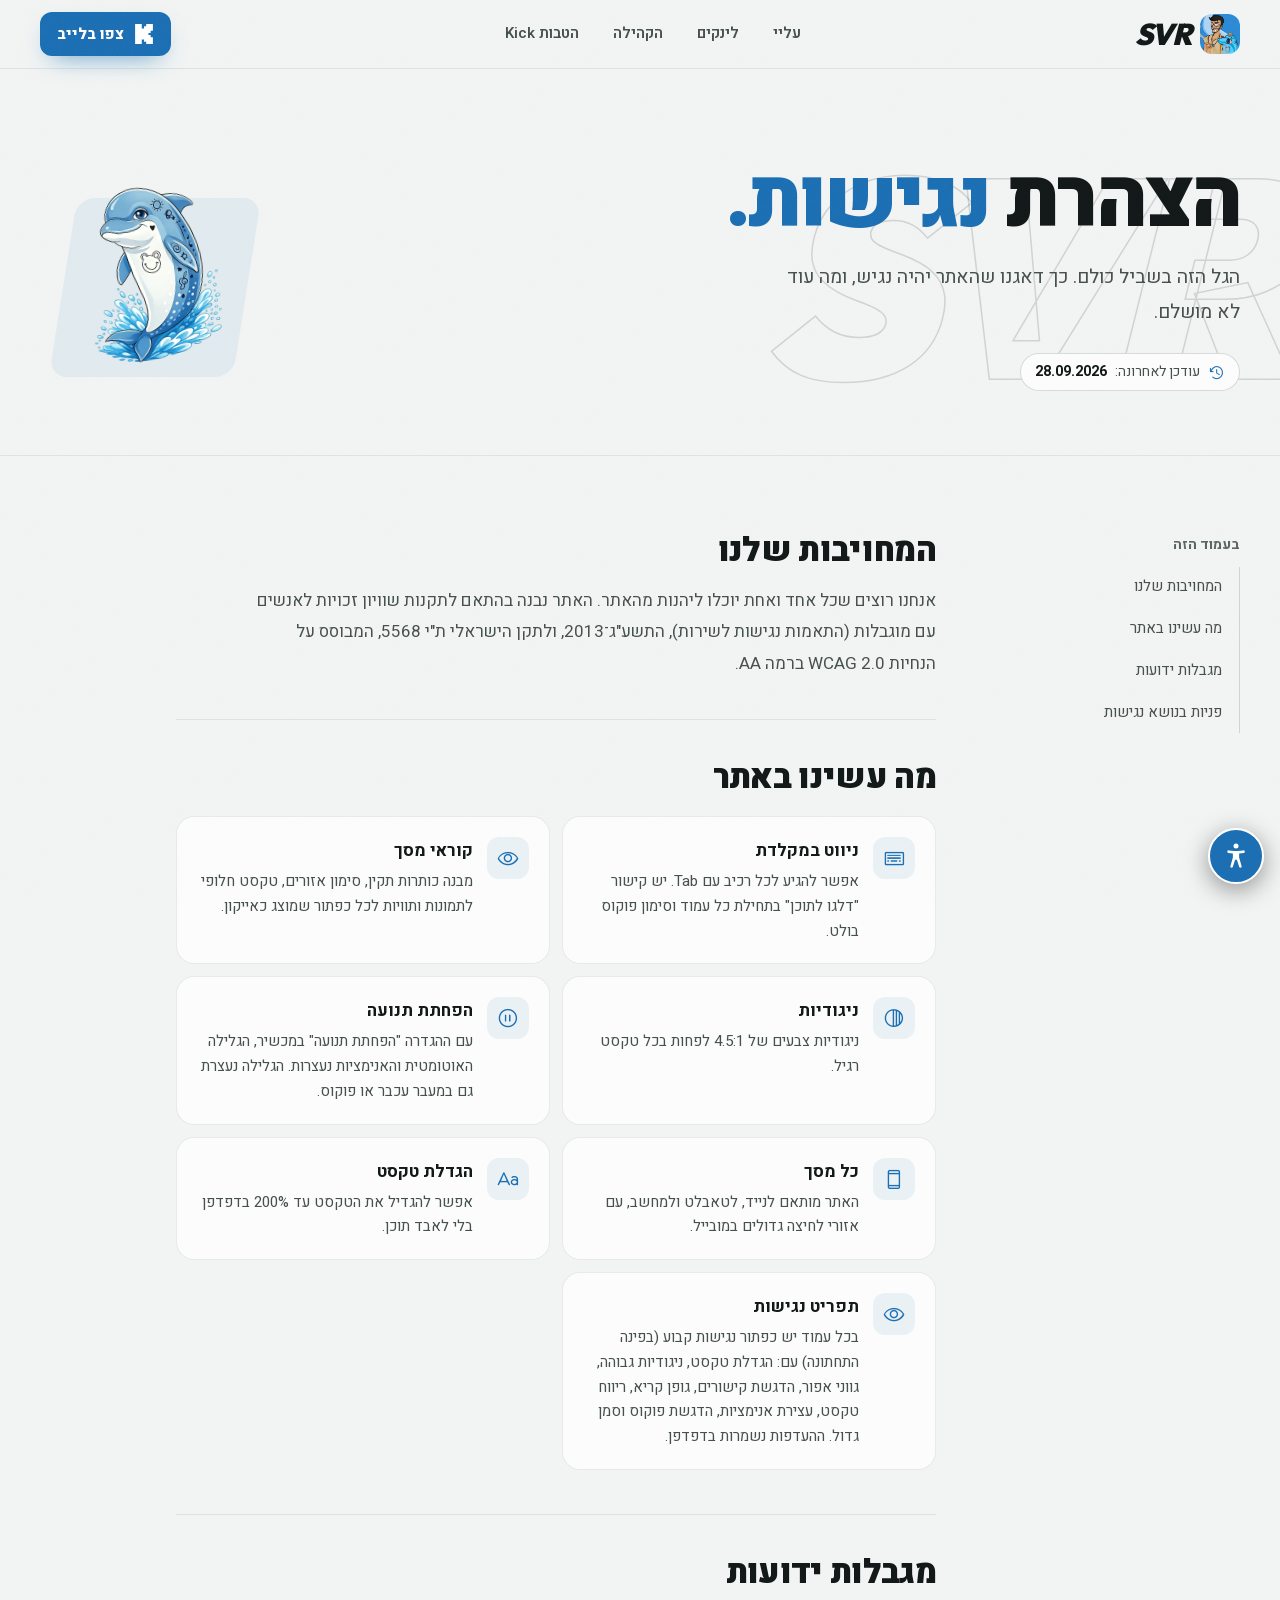
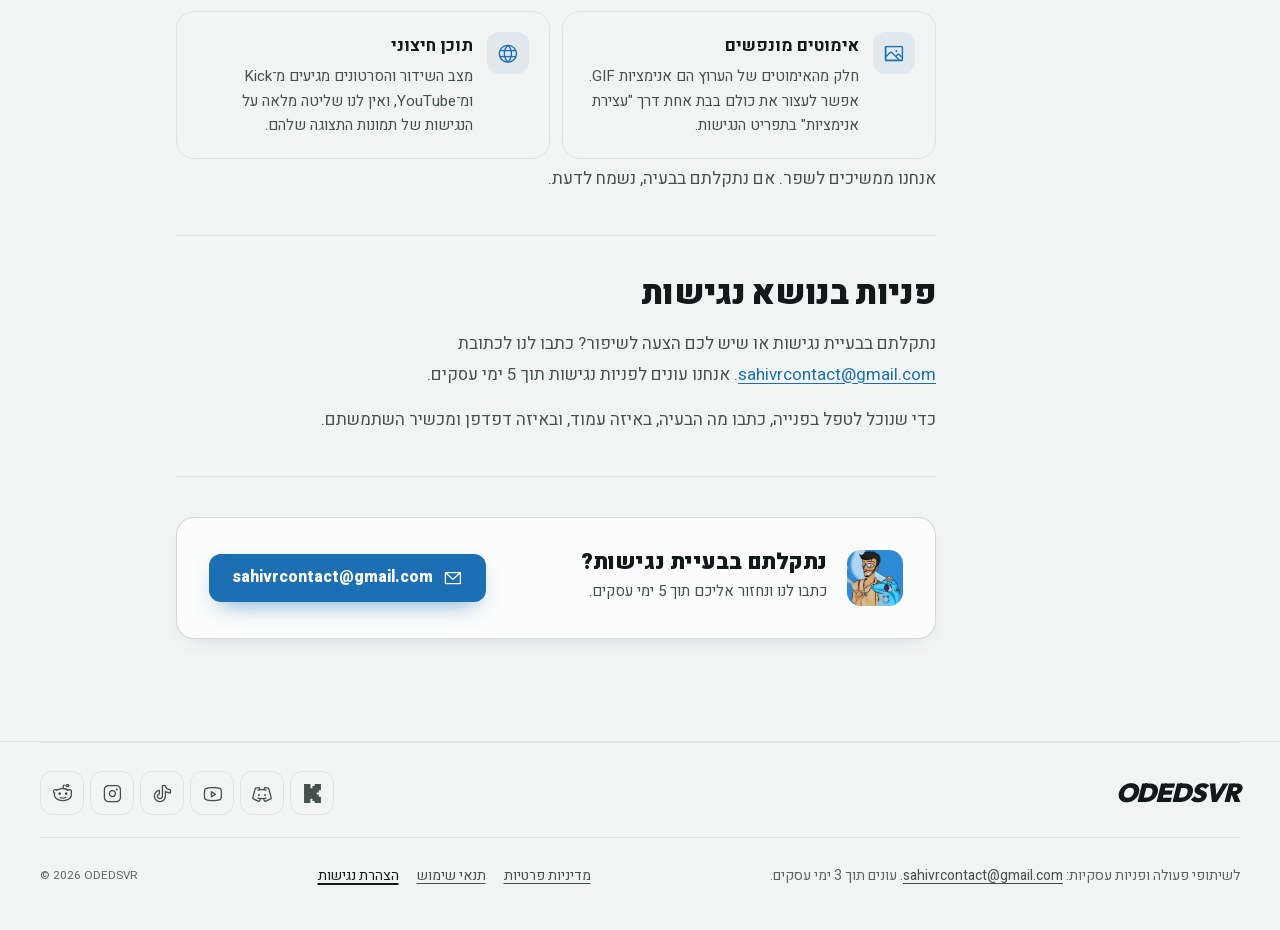
<file: accessibility.html>
<!doctype html>
<html lang="he" dir="rtl">
<head>
<meta charset="utf-8"><meta name="viewport" content="width=device-width,initial-scale=1">
<meta http-equiv="Content-Security-Policy" content="default-src 'self'; script-src 'self'; style-src 'self'; img-src 'self'; font-src 'self'; manifest-src 'self'; base-uri 'self'; form-action 'self'; object-src 'none'; upgrade-insecure-requests">
<meta name="referrer" content="strict-origin-when-cross-origin">
<meta name="theme-color" content="#0d1412" media="(prefers-color-scheme: dark)">
<meta name="theme-color" content="#f2f4f3" media="(prefers-color-scheme: light)">
<meta name="color-scheme" content="dark light">
<meta name="robots" content="index,follow">
<title>הצהרת נגישות | ODEDSVR</title>
<meta name="description" content="הצהרת הנגישות של odedsvr.com ודרכים לפנות אלינו בנושא נגישות.">
<link rel="canonical" href="https://odedsvr.com/accessibility.html">
<meta property="og:type" content="website">
<meta property="og:site_name" content="ODEDSVR">
<meta property="og:locale" content="he_IL">
<meta property="og:title" content="הצהרת נגישות | ODEDSVR">
<meta property="og:description" content="הצהרת הנגישות של odedsvr.com ודרכים לפנות אלינו בנושא נגישות.">
<meta property="og:image" content="https://odedsvr.com/og-image.jpg">
<meta name="twitter:card" content="summary_large_image">
<link rel="icon" href="favicon.ico" sizes="32x32">
<link rel="icon" type="image/png" sizes="32x32" href="favicon-32x32.png">
<link rel="apple-touch-icon" href="apple-touch-icon.png">
<link rel="manifest" href="site.webmanifest">
<link rel="preload" href="assets/fonts/heebo-hebrew.woff2" as="font" type="font/woff2" crossorigin>
<link rel="stylesheet" href="assets/css/style.css">
<link rel="stylesheet" href="assets/css/legal.css">
<link rel="stylesheet" href="assets/css/a11y.css">
<script src="assets/js/pages.js" defer></script>
<script src="assets/js/a11y.js" defer></script>
</head>
<body>
<a class="skip" href="#main-content">דלגו לתוכן</a>
<header class="site-header"><div class="wrap nav-inner"><a class="logo" href="index.html" aria-label="ODEDSVR, דף הבית"><img src="assets/img/logo.png" alt="" width="40" height="40"><b dir="ltr" translate="no">SVR</b></a><nav id="nav" aria-label="ניווט ראשי"><a href="index.html#about">עליי</a><a href="index.html#links">לינקים</a><a href="index.html#community">הקהילה</a><a href="index.html#perks">הטבות Kick</a></nav><div class="nav-actions"><a class="btn btn-primary btn-sm" href="https://kick.com/OdedSVR" target="_blank" rel="noopener noreferrer"><svg class="kick-logo" viewBox="0 0 24 24" aria-hidden="true" focusable="false"><path d="M1.333 0h8v5.333H12V2.667h2.667V0h8v8H20v2.667h-2.667v2.666H20V16h2.667v8h-8v-2.667H12v-2.666H9.333V24h-8Z"/></svg><span>צפו בלייב</span></a><button class="menu-toggle" type="button" aria-label="פתיחת תפריט" aria-expanded="false" aria-controls="nav"><i class="ph ph-list" aria-hidden="true"></i></button></div></div></header>
<main id="main-content">
<section class="page-hero" aria-labelledby="page-title"><div class="wrap page-hero-grid"><span class="outline-word" dir="ltr" aria-hidden="true">SVR</span><div><h1 id="page-title">הצהרת <span class="accent">נגישות.</span></h1><p class="lead">הגל הזה בשביל כולם. כך דאגנו שהאתר יהיה נגיש, ומה עוד לא מושלם.</p><p class="meta-pill"><i class="ph ph-clock-counter-clockwise" aria-hidden="true"></i>עודכן לאחרונה: <time datetime="2026-09-28">28.09.2026</time></p></div><div class="art" aria-hidden="true"><img src="assets/img/dolphin.webp" alt="" width="230" height="230"></div></div></section>
<div class="legal"><div class="wrap legal-grid"><nav class="toc" aria-label="תוכן העמוד"><p>בעמוד הזה</p><ol><li><a href="#commitment">המחויבות שלנו</a></li><li><a href="#done">מה עשינו באתר</a></li><li><a href="#limits">מגבלות ידועות</a></li><li><a href="#contact">פניות בנושא נגישות</a></li></ol></nav><div class="legal-body"><section class="legal-section" id="commitment" aria-labelledby="commitment-h"><h2 id="commitment-h">המחויבות שלנו</h2><p>אנחנו רוצים שכל אחד ואחת יוכלו ליהנות מהאתר. האתר נבנה בהתאם לתקנות שוויון זכויות לאנשים עם מוגבלות (התאמות נגישות לשירות), התשע"ג־2013, ולתקן הישראלי ת"י 5568, המבוסס על הנחיות WCAG 2.0 ברמה AA.</p></section><section class="legal-section" id="done" aria-labelledby="done-h"><h2 id="done-h">מה עשינו באתר</h2><ul class="card-list"><li><i class="ph ph-keyboard" aria-hidden="true"></i><div><b>ניווט במקלדת</b>אפשר להגיע לכל רכיב עם Tab. יש קישור "דלגו לתוכן" בתחילת כל עמוד וסימון פוקוס בולט.</div></li><li><i class="ph ph-eye" aria-hidden="true"></i><div><b>קוראי מסך</b>מבנה כותרות תקין, סימון אזורים, טקסט חלופי לתמונות ותוויות לכל כפתור שמוצג כאייקון.</div></li><li><i class="ph ph-circle-half" aria-hidden="true"></i><div><b>ניגודיות</b>ניגודיות צבעים של 4.5:1 לפחות בכל טקסט רגיל.</div></li><li><i class="ph ph-pause-circle" aria-hidden="true"></i><div><b>הפחתת תנועה</b>עם ההגדרה "הפחתת תנועה" במכשיר, הגלילה האוטומטית והאנימציות נעצרות. הגלילה נעצרת גם במעבר עכבר או פוקוס.</div></li><li><i class="ph ph-device-mobile" aria-hidden="true"></i><div><b>כל מסך</b>האתר מותאם לנייד, לטאבלט ולמחשב, עם אזורי לחיצה גדולים במובייל.</div></li><li><i class="ph ph-text-aa" aria-hidden="true"></i><div><b>הגדלת טקסט</b>אפשר להגדיל את הטקסט עד 200% בדפדפן בלי לאבד תוכן.</div></li><li><i class="ph ph-eye" aria-hidden="true"></i><div><b>תפריט נגישות</b>בכל עמוד יש כפתור נגישות קבוע (בפינה התחתונה) עם: הגדלת טקסט, ניגודיות גבוהה, גווני אפור, הדגשת קישורים, גופן קריא, ריווח טקסט, עצירת אנימציות, הדגשת פוקוס וסמן גדול. ההעדפות נשמרות בדפדפן.</div></li></ul></section><section class="legal-section" id="limits" aria-labelledby="limits-h"><h2 id="limits-h">מגבלות ידועות</h2><ul class="card-list plain"><li><i class="ph ph-image" aria-hidden="true"></i><div><b>אימוטים מונפשים</b>חלק מהאימוטים של הערוץ הם אנימציות GIF. אפשר לעצור את כולם בבת אחת דרך "עצירת אנימציות" בתפריט הנגישות.</div></li><li><i class="ph ph-globe" aria-hidden="true"></i><div><b>תוכן חיצוני</b>מצב השידור והסרטונים מגיעים מ־Kick ומ־YouTube, ואין לנו שליטה מלאה על הנגישות של תמונות התצוגה שלהם.</div></li></ul><p>אנחנו ממשיכים לשפר. אם נתקלתם בבעיה, נשמח לדעת.</p></section><section class="legal-section" id="contact" aria-labelledby="contact-h"><h2 id="contact-h">פניות בנושא נגישות</h2><p>נתקלתם בבעיית נגישות או שיש לכם הצעה לשיפור? כתבו לנו לכתובת <a href="mailto:sahivrcontact@gmail.com" dir="ltr">sahivrcontact@gmail.com</a>. אנחנו עונים לפניות נגישות תוך 5 ימי עסקים.</p><p>כדי שנוכל לטפל בפנייה, כתבו מה הבעיה, באיזה עמוד, ובאיזה דפדפן ומכשיר השתמשתם.</p></section>
<aside class="contact-card" aria-label="יצירת קשר"><img src="assets/img/logo.png" alt="" width="56" height="56"><div><h2>נתקלתם בבעיית נגישות?</h2><p>כתבו לנו ונחזור אליכם תוך 5 ימי עסקים.</p></div><a class="btn btn-primary" href="mailto:sahivrcontact@gmail.com"><i class="ph ph-envelope-simple" aria-hidden="true"></i><span dir="ltr">sahivrcontact@gmail.com</span></a></aside>
</div></div></div>
</main>
<footer class="site-footer"><div class="wrap footer-bottom">
<div class="footer-row"><a class="footer-brand" href="index.html" dir="ltr" translate="no">ODEDSVR</a><nav class="footer-social" aria-label="רשתות חברתיות"><a href="https://kick.com/OdedSVR" target="_blank" rel="noopener noreferrer" aria-label="Kick"><svg class="kick-logo" viewBox="0 0 24 24" aria-hidden="true" focusable="false"><path d="M1.333 0h8v5.333H12V2.667h2.667V0h8v8H20v2.667h-2.667v2.666H20V16h2.667v8h-8v-2.667H12v-2.666H9.333V24h-8Z"/></svg></a><a href="https://discord.com/invite/osvr" target="_blank" rel="noopener noreferrer" aria-label="Discord"><i class="ph ph-discord-logo" aria-hidden="true"></i></a><a href="https://www.youtube.com/@OdedSVRLive" target="_blank" rel="noopener noreferrer" aria-label="YouTube"><i class="ph ph-youtube-logo" aria-hidden="true"></i></a><a href="https://www.tiktok.com/@odedsvrlive" target="_blank" rel="noopener noreferrer" aria-label="TikTok"><i class="ph ph-tiktok-logo" aria-hidden="true"></i></a><a href="https://www.instagram.com/odedsvr/" target="_blank" rel="noopener noreferrer" aria-label="Instagram"><i class="ph ph-instagram-logo" aria-hidden="true"></i></a><a href="https://www.reddit.com/r/OdedSVRR/" target="_blank" rel="noopener noreferrer" aria-label="Reddit"><i class="ph ph-reddit-logo" aria-hidden="true"></i></a></nav></div>
<div class="footer-legal"><p>לשיתופי פעולה ופניות עסקיות: <a href="mailto:sahivrcontact@gmail.com" dir="ltr">sahivrcontact@gmail.com</a>. עונים תוך 3 ימי עסקים.</p><nav aria-label="מידע משפטי"><a href="privacy.html">מדיניות פרטיות</a><a href="terms.html">תנאי שימוש</a><a href="accessibility.html" aria-current="page">הצהרת נגישות</a></nav><small dir="ltr">© 2026 ODEDSVR</small></div>
</div></footer>
</body>
</html>
</file>
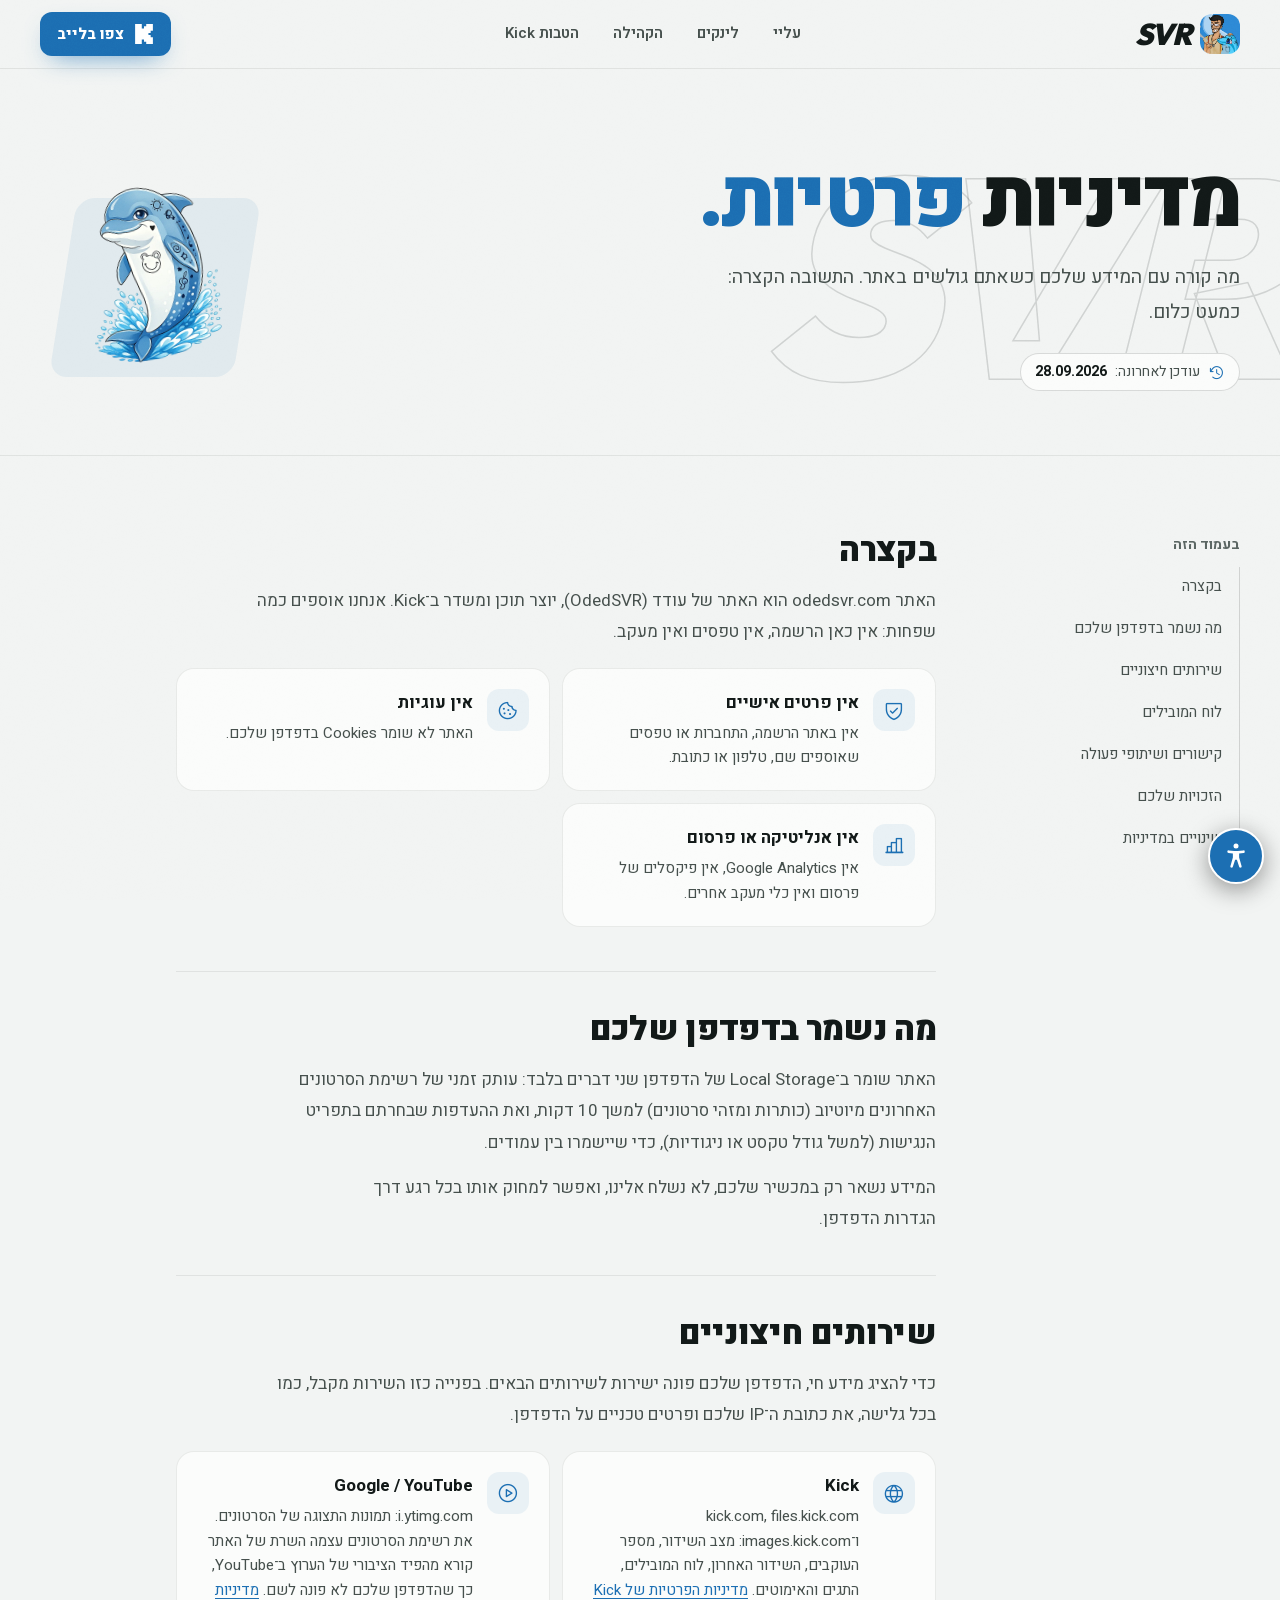
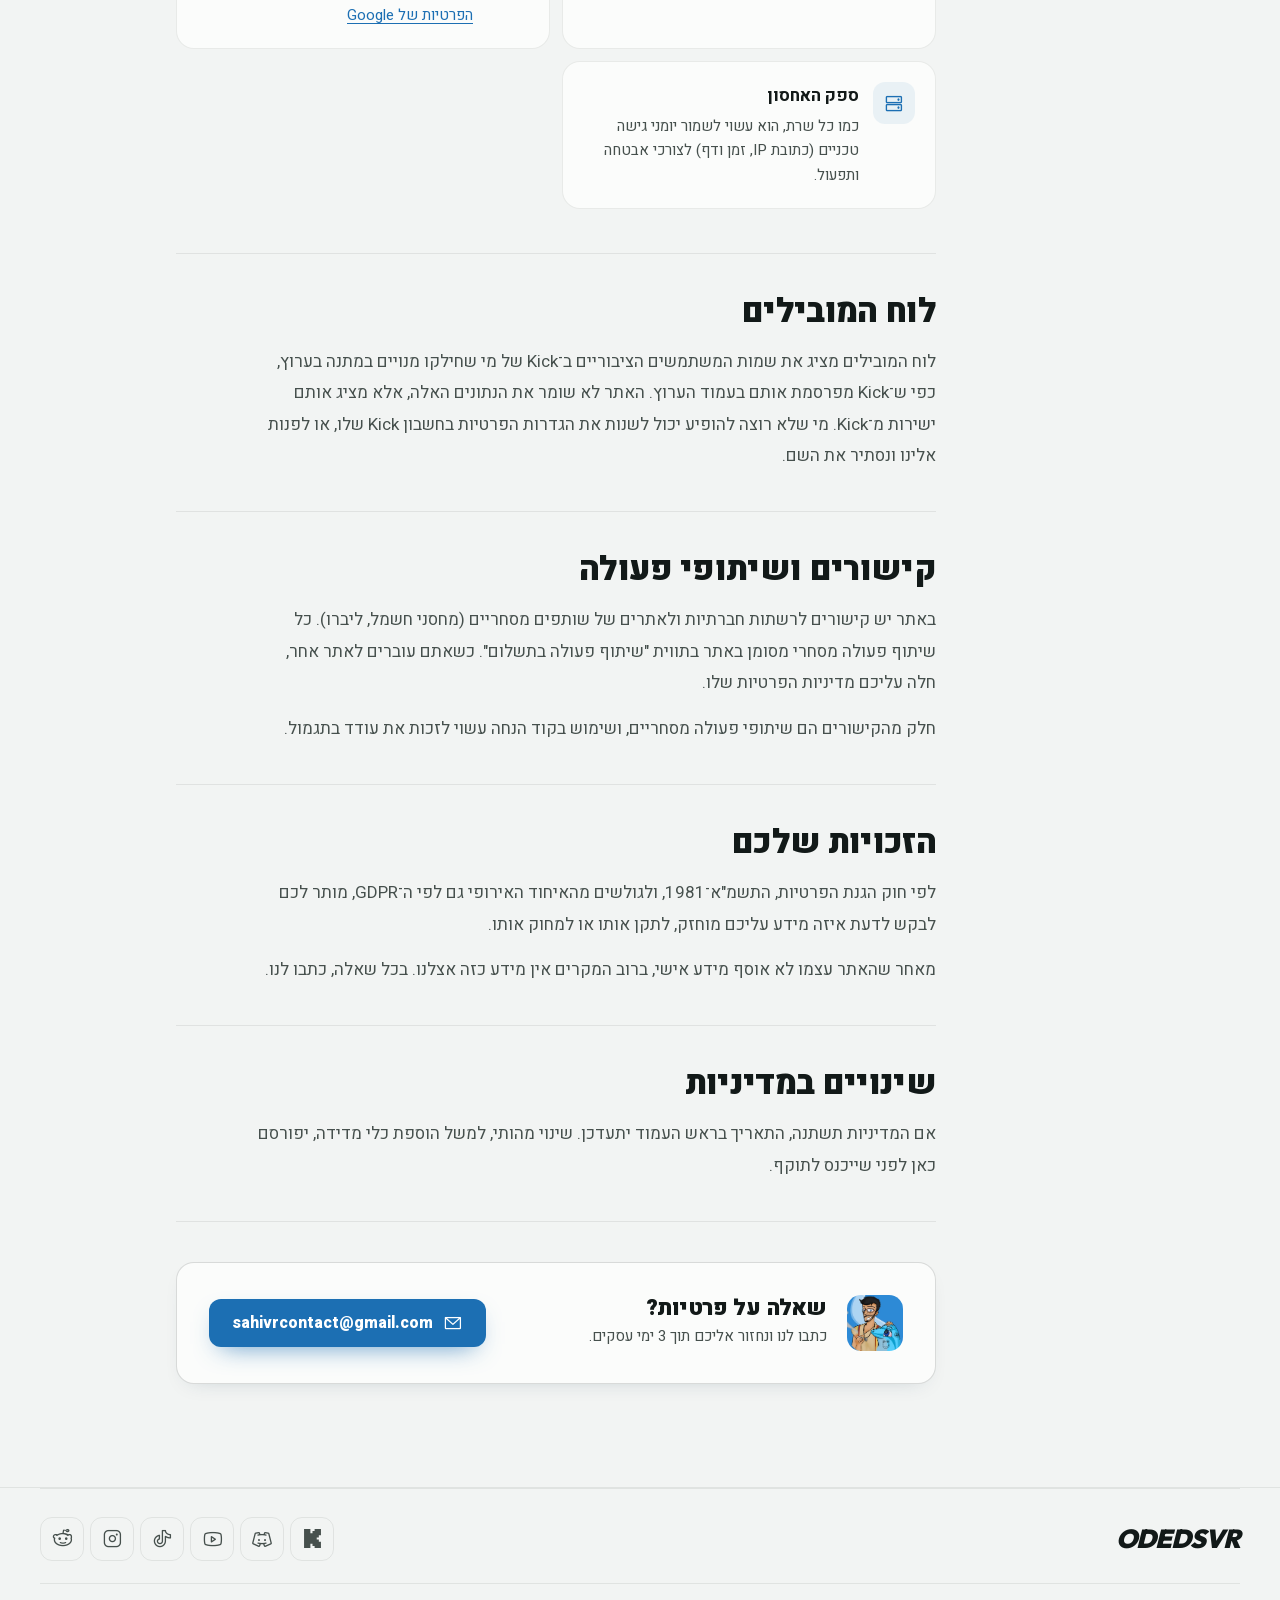
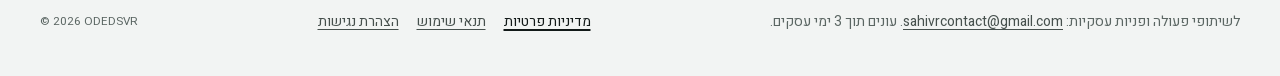
<file: privacy.html>
<!doctype html>
<html lang="he" dir="rtl">
<head>
<meta charset="utf-8"><meta name="viewport" content="width=device-width,initial-scale=1">
<meta http-equiv="Content-Security-Policy" content="default-src 'self'; script-src 'self'; style-src 'self'; img-src 'self'; font-src 'self'; manifest-src 'self'; base-uri 'self'; form-action 'self'; object-src 'none'; upgrade-insecure-requests">
<meta name="referrer" content="strict-origin-when-cross-origin">
<meta name="theme-color" content="#0d1412" media="(prefers-color-scheme: dark)">
<meta name="theme-color" content="#f2f4f3" media="(prefers-color-scheme: light)">
<meta name="color-scheme" content="dark light">
<meta name="robots" content="index,follow">
<title>מדיניות פרטיות | ODEDSVR</title>
<meta name="description" content="מדיניות הפרטיות של odedsvr.com: אין עוגיות, אין אנליטיקה, ומה נשלח ל־Kick ול־YouTube.">
<link rel="canonical" href="https://odedsvr.com/privacy.html">
<meta property="og:type" content="website">
<meta property="og:site_name" content="ODEDSVR">
<meta property="og:locale" content="he_IL">
<meta property="og:title" content="מדיניות פרטיות | ODEDSVR">
<meta property="og:description" content="מדיניות הפרטיות של odedsvr.com: אין עוגיות, אין אנליטיקה, ומה נשלח ל־Kick ול־YouTube.">
<meta property="og:image" content="https://odedsvr.com/og-image.jpg">
<meta name="twitter:card" content="summary_large_image">
<link rel="icon" href="favicon.ico" sizes="32x32">
<link rel="icon" type="image/png" sizes="32x32" href="favicon-32x32.png">
<link rel="apple-touch-icon" href="apple-touch-icon.png">
<link rel="manifest" href="site.webmanifest">
<link rel="preload" href="assets/fonts/heebo-hebrew.woff2" as="font" type="font/woff2" crossorigin>
<link rel="stylesheet" href="assets/css/style.css">
<link rel="stylesheet" href="assets/css/legal.css">
<link rel="stylesheet" href="assets/css/a11y.css">
<script src="assets/js/pages.js" defer></script>
<script src="assets/js/a11y.js" defer></script>
</head>
<body>
<a class="skip" href="#main-content">דלגו לתוכן</a>
<header class="site-header"><div class="wrap nav-inner"><a class="logo" href="index.html" aria-label="ODEDSVR, דף הבית"><img src="assets/img/logo.png" alt="" width="40" height="40"><b dir="ltr" translate="no">SVR</b></a><nav id="nav" aria-label="ניווט ראשי"><a href="index.html#about">עליי</a><a href="index.html#links">לינקים</a><a href="index.html#community">הקהילה</a><a href="index.html#perks">הטבות Kick</a></nav><div class="nav-actions"><a class="btn btn-primary btn-sm" href="https://kick.com/OdedSVR" target="_blank" rel="noopener noreferrer"><svg class="kick-logo" viewBox="0 0 24 24" aria-hidden="true" focusable="false"><path d="M1.333 0h8v5.333H12V2.667h2.667V0h8v8H20v2.667h-2.667v2.666H20V16h2.667v8h-8v-2.667H12v-2.666H9.333V24h-8Z"/></svg><span>צפו בלייב</span></a><button class="menu-toggle" type="button" aria-label="פתיחת תפריט" aria-expanded="false" aria-controls="nav"><i class="ph ph-list" aria-hidden="true"></i></button></div></div></header>
<main id="main-content">
<section class="page-hero" aria-labelledby="page-title"><div class="wrap page-hero-grid"><span class="outline-word" dir="ltr" aria-hidden="true">SVR</span><div><h1 id="page-title">מדיניות <span class="accent">פרטיות.</span></h1><p class="lead">מה קורה עם המידע שלכם כשאתם גולשים באתר. התשובה הקצרה: כמעט כלום.</p><p class="meta-pill"><i class="ph ph-clock-counter-clockwise" aria-hidden="true"></i>עודכן לאחרונה: <time datetime="2026-09-28">28.09.2026</time></p></div><div class="art" aria-hidden="true"><img src="assets/img/dolphin.webp" alt="" width="230" height="230"></div></div></section>
<div class="legal"><div class="wrap legal-grid"><nav class="toc" aria-label="תוכן העמוד"><p>בעמוד הזה</p><ol><li><a href="#summary">בקצרה</a></li><li><a href="#storage">מה נשמר בדפדפן שלכם</a></li><li><a href="#third-parties">שירותים חיצוניים</a></li><li><a href="#leaderboard">לוח המובילים</a></li><li><a href="#partners">קישורים ושיתופי פעולה</a></li><li><a href="#rights">הזכויות שלכם</a></li><li><a href="#changes">שינויים במדיניות</a></li></ol></nav><div class="legal-body"><section class="legal-section" id="summary" aria-labelledby="summary-h"><h2 id="summary-h">בקצרה</h2><p>האתר odedsvr.com הוא האתר של עודד (OdedSVR), יוצר תוכן ומשדר ב־Kick. אנחנו אוספים כמה שפחות: אין כאן הרשמה, אין טפסים ואין מעקב.</p><ul class="card-list"><li><i class="ph ph-shield-check" aria-hidden="true"></i><div><b>אין פרטים אישיים</b>אין באתר הרשמה, התחברות או טפסים שאוספים שם, טלפון או כתובת.</div></li><li><i class="ph ph-cookie" aria-hidden="true"></i><div><b>אין עוגיות</b>האתר לא שומר Cookies בדפדפן שלכם.</div></li><li><i class="ph ph-chart-bar" aria-hidden="true"></i><div><b>אין אנליטיקה או פרסום</b>אין Google Analytics, אין פיקסלים של פרסום ואין כלי מעקב אחרים.</div></li></ul></section><section class="legal-section" id="storage" aria-labelledby="storage-h"><h2 id="storage-h">מה נשמר בדפדפן שלכם</h2><p>האתר שומר ב־Local Storage של הדפדפן שני דברים בלבד: עותק זמני של רשימת הסרטונים האחרונים מיוטיוב (כותרות ומזהי סרטונים) למשך 10 דקות, ואת ההעדפות שבחרתם בתפריט הנגישות (למשל גודל טקסט או ניגודיות), כדי שיישמרו בין עמודים.</p><p>המידע נשאר רק במכשיר שלכם, לא נשלח אלינו, ואפשר למחוק אותו בכל רגע דרך הגדרות הדפדפן.</p></section><section class="legal-section" id="third-parties" aria-labelledby="third-parties-h"><h2 id="third-parties-h">שירותים חיצוניים</h2><p>כדי להציג מידע חי, הדפדפן שלכם פונה ישירות לשירותים הבאים. בפנייה כזו השירות מקבל, כמו בכל גלישה, את כתובת ה־IP שלכם ופרטים טכניים על הדפדפן.</p><ul class="card-list"><li><i class="ph ph-globe" aria-hidden="true"></i><div><b>Kick</b>kick.com, files.kick.com ו־images.kick.com: מצב השידור, מספר העוקבים, השידור האחרון, לוח המובילים, התגים והאימוטים. <a href="https://kick.com/privacy-policy" target="_blank" rel="noopener noreferrer">מדיניות הפרטיות של Kick</a></div></li><li><i class="ph ph-play-circle" aria-hidden="true"></i><div><b>Google / YouTube</b>i.ytimg.com: תמונות התצוגה של הסרטונים. את רשימת הסרטונים עצמה השרת של האתר קורא מהפיד הציבורי של הערוץ ב־YouTube, כך שהדפדפן שלכם לא פונה לשם. <a href="https://policies.google.com/privacy" target="_blank" rel="noopener noreferrer">מדיניות הפרטיות של Google</a></div></li><li><i class="ph ph-hard-drives" aria-hidden="true"></i><div><b>ספק האחסון</b>כמו כל שרת, הוא עשוי לשמור יומני גישה טכניים (כתובת IP, זמן ודף) לצורכי אבטחה ותפעול.</div></li></ul></section><section class="legal-section" id="leaderboard" aria-labelledby="leaderboard-h"><h2 id="leaderboard-h">לוח המובילים</h2><p>לוח המובילים מציג את שמות המשתמשים הציבוריים ב־Kick של מי שחילקו מנויים במתנה בערוץ, כפי ש־Kick מפרסמת אותם בעמוד הערוץ. האתר לא שומר את הנתונים האלה, אלא מציג אותם ישירות מ־Kick. מי שלא רוצה להופיע יכול לשנות את הגדרות הפרטיות בחשבון Kick שלו, או לפנות אלינו ונסתיר את השם.</p></section><section class="legal-section" id="partners" aria-labelledby="partners-h"><h2 id="partners-h">קישורים ושיתופי פעולה</h2><p>באתר יש קישורים לרשתות חברתיות ולאתרים של שותפים מסחריים (מחסני חשמל, ליברו). כל שיתוף פעולה מסחרי מסומן באתר בתווית "שיתוף פעולה בתשלום". כשאתם עוברים לאתר אחר, חלה עליכם מדיניות הפרטיות שלו.</p><p>חלק מהקישורים הם שיתופי פעולה מסחריים, ושימוש בקוד הנחה עשוי לזכות את עודד בתגמול.</p></section><section class="legal-section" id="rights" aria-labelledby="rights-h"><h2 id="rights-h">הזכויות שלכם</h2><p>לפי חוק הגנת הפרטיות, התשמ"א־1981, ולגולשים מהאיחוד האירופי גם לפי ה־GDPR, מותר לכם לבקש לדעת איזה מידע עליכם מוחזק, לתקן אותו או למחוק אותו.</p><p>מאחר שהאתר עצמו לא אוסף מידע אישי, ברוב המקרים אין מידע כזה אצלנו. בכל שאלה, כתבו לנו.</p></section><section class="legal-section" id="changes" aria-labelledby="changes-h"><h2 id="changes-h">שינויים במדיניות</h2><p>אם המדיניות תשתנה, התאריך בראש העמוד יתעדכן. שינוי מהותי, למשל הוספת כלי מדידה, יפורסם כאן לפני שייכנס לתוקף.</p></section>
<aside class="contact-card" aria-label="יצירת קשר"><img src="assets/img/logo.png" alt="" width="56" height="56"><div><h2>שאלה על פרטיות?</h2><p>כתבו לנו ונחזור אליכם תוך 3 ימי עסקים.</p></div><a class="btn btn-primary" href="mailto:sahivrcontact@gmail.com"><i class="ph ph-envelope-simple" aria-hidden="true"></i><span dir="ltr">sahivrcontact@gmail.com</span></a></aside>
</div></div></div>
</main>
<footer class="site-footer"><div class="wrap footer-bottom">
<div class="footer-row"><a class="footer-brand" href="index.html" dir="ltr" translate="no">ODEDSVR</a><nav class="footer-social" aria-label="רשתות חברתיות"><a href="https://kick.com/OdedSVR" target="_blank" rel="noopener noreferrer" aria-label="Kick"><svg class="kick-logo" viewBox="0 0 24 24" aria-hidden="true" focusable="false"><path d="M1.333 0h8v5.333H12V2.667h2.667V0h8v8H20v2.667h-2.667v2.666H20V16h2.667v8h-8v-2.667H12v-2.666H9.333V24h-8Z"/></svg></a><a href="https://discord.com/invite/osvr" target="_blank" rel="noopener noreferrer" aria-label="Discord"><i class="ph ph-discord-logo" aria-hidden="true"></i></a><a href="https://www.youtube.com/@OdedSVRLive" target="_blank" rel="noopener noreferrer" aria-label="YouTube"><i class="ph ph-youtube-logo" aria-hidden="true"></i></a><a href="https://www.tiktok.com/@odedsvrlive" target="_blank" rel="noopener noreferrer" aria-label="TikTok"><i class="ph ph-tiktok-logo" aria-hidden="true"></i></a><a href="https://www.instagram.com/odedsvr/" target="_blank" rel="noopener noreferrer" aria-label="Instagram"><i class="ph ph-instagram-logo" aria-hidden="true"></i></a><a href="https://www.reddit.com/r/OdedSVRR/" target="_blank" rel="noopener noreferrer" aria-label="Reddit"><i class="ph ph-reddit-logo" aria-hidden="true"></i></a></nav></div>
<div class="footer-legal"><p>לשיתופי פעולה ופניות עסקיות: <a href="mailto:sahivrcontact@gmail.com" dir="ltr">sahivrcontact@gmail.com</a>. עונים תוך 3 ימי עסקים.</p><nav aria-label="מידע משפטי"><a href="privacy.html" aria-current="page">מדיניות פרטיות</a><a href="terms.html">תנאי שימוש</a><a href="accessibility.html">הצהרת נגישות</a></nav><small dir="ltr">© 2026 ODEDSVR</small></div>
</div></footer>
</body>
</html>
</file>
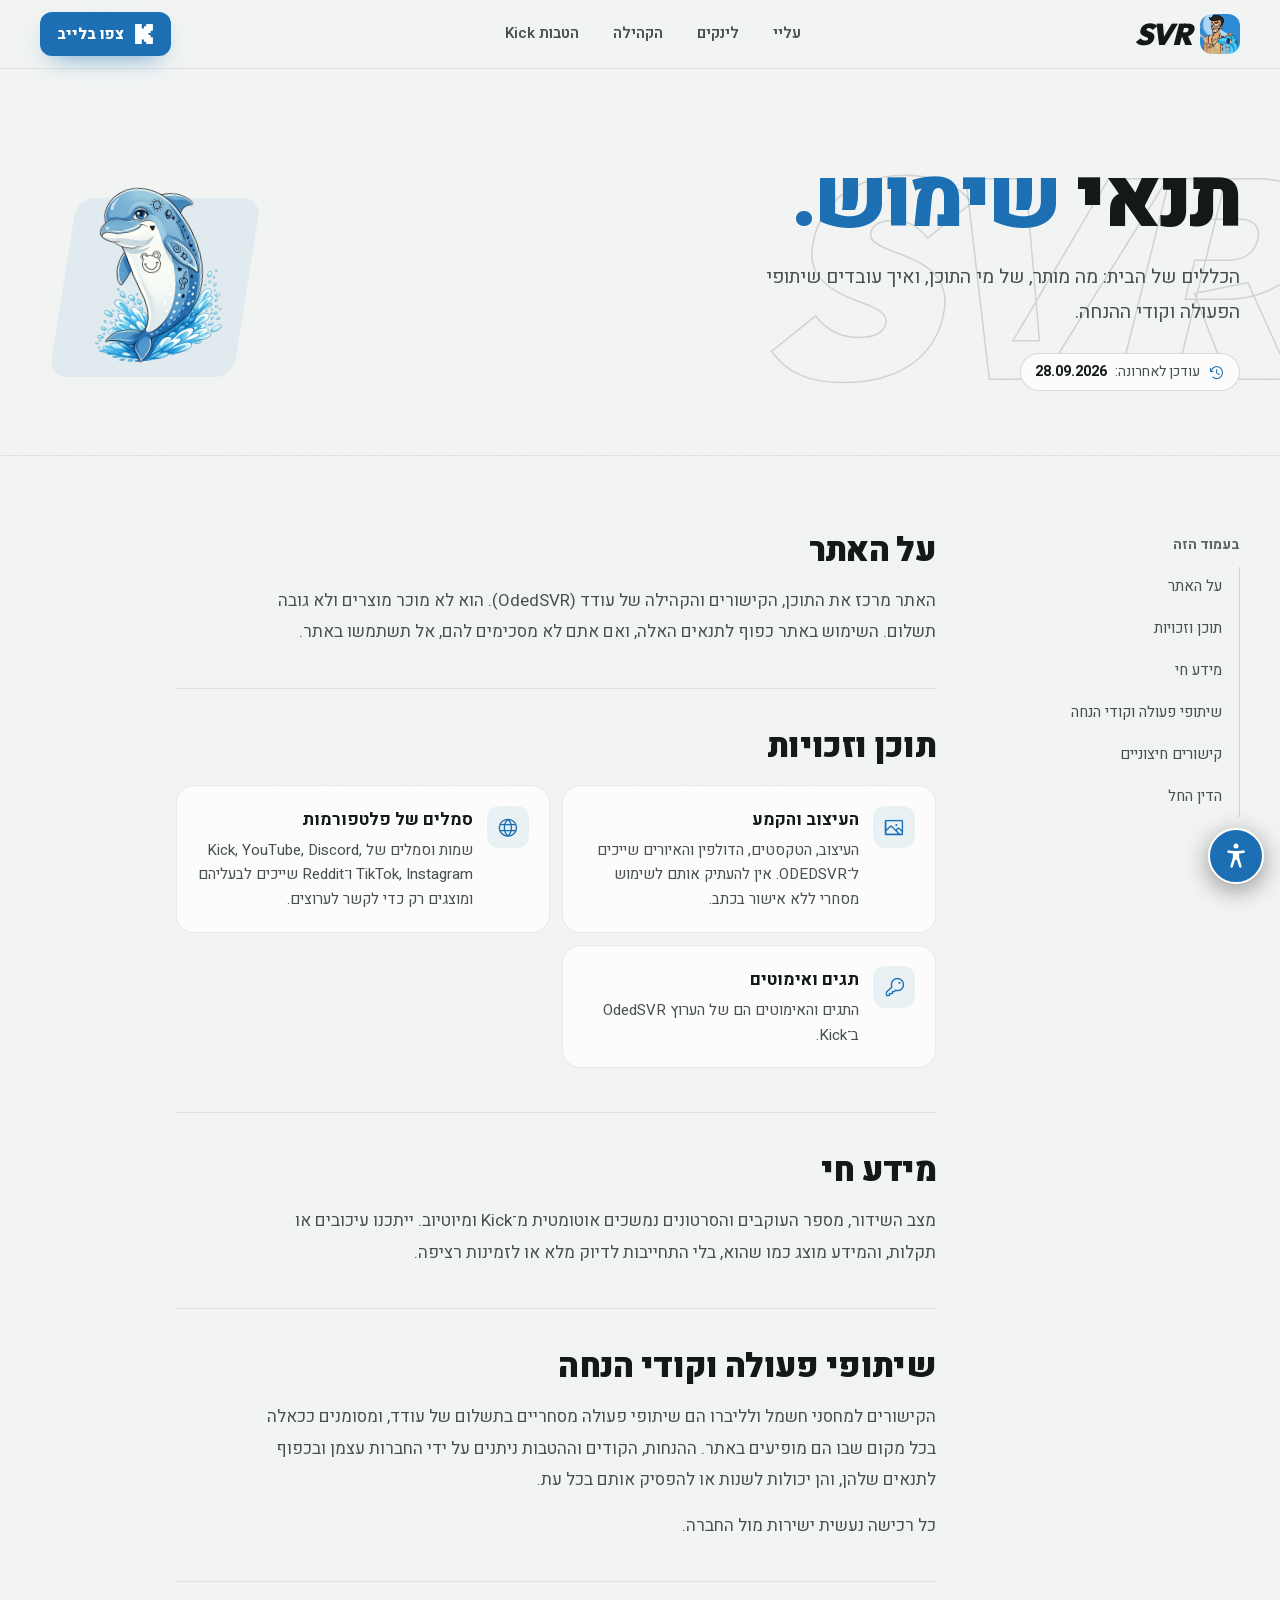
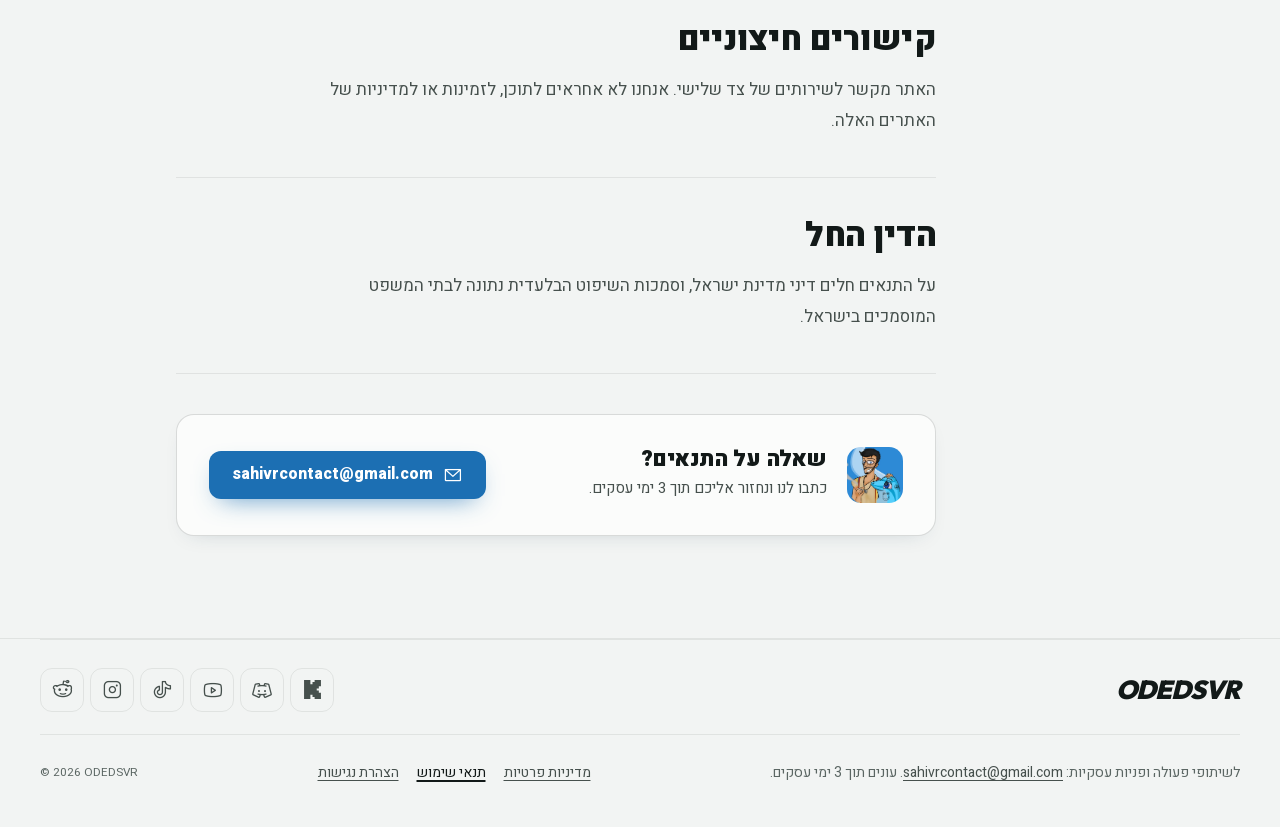
<file: terms.html>
<!doctype html>
<html lang="he" dir="rtl">
<head>
<meta charset="utf-8"><meta name="viewport" content="width=device-width,initial-scale=1">
<meta http-equiv="Content-Security-Policy" content="default-src 'self'; script-src 'self'; style-src 'self'; img-src 'self'; font-src 'self'; manifest-src 'self'; base-uri 'self'; form-action 'self'; object-src 'none'; upgrade-insecure-requests">
<meta name="referrer" content="strict-origin-when-cross-origin">
<meta name="theme-color" content="#0d1412" media="(prefers-color-scheme: dark)">
<meta name="theme-color" content="#f2f4f3" media="(prefers-color-scheme: light)">
<meta name="color-scheme" content="dark light">
<meta name="robots" content="index,follow">
<title>תנאי שימוש | ODEDSVR</title>
<meta name="description" content="תנאי השימוש באתר odedsvr.com, כולל שיתופי פעולה וקודי הנחה.">
<link rel="canonical" href="https://odedsvr.com/terms.html">
<meta property="og:type" content="website">
<meta property="og:site_name" content="ODEDSVR">
<meta property="og:locale" content="he_IL">
<meta property="og:title" content="תנאי שימוש | ODEDSVR">
<meta property="og:description" content="תנאי השימוש באתר odedsvr.com, כולל שיתופי פעולה וקודי הנחה.">
<meta property="og:image" content="https://odedsvr.com/og-image.jpg">
<meta name="twitter:card" content="summary_large_image">
<link rel="icon" href="favicon.ico" sizes="32x32">
<link rel="icon" type="image/png" sizes="32x32" href="favicon-32x32.png">
<link rel="apple-touch-icon" href="apple-touch-icon.png">
<link rel="manifest" href="site.webmanifest">
<link rel="preload" href="assets/fonts/heebo-hebrew.woff2" as="font" type="font/woff2" crossorigin>
<link rel="stylesheet" href="assets/css/style.css">
<link rel="stylesheet" href="assets/css/legal.css">
<link rel="stylesheet" href="assets/css/a11y.css">
<script src="assets/js/pages.js" defer></script>
<script src="assets/js/a11y.js" defer></script>
</head>
<body>
<a class="skip" href="#main-content">דלגו לתוכן</a>
<header class="site-header"><div class="wrap nav-inner"><a class="logo" href="index.html" aria-label="ODEDSVR, דף הבית"><img src="assets/img/logo.png" alt="" width="40" height="40"><b dir="ltr" translate="no">SVR</b></a><nav id="nav" aria-label="ניווט ראשי"><a href="index.html#about">עליי</a><a href="index.html#links">לינקים</a><a href="index.html#community">הקהילה</a><a href="index.html#perks">הטבות Kick</a></nav><div class="nav-actions"><a class="btn btn-primary btn-sm" href="https://kick.com/OdedSVR" target="_blank" rel="noopener noreferrer"><svg class="kick-logo" viewBox="0 0 24 24" aria-hidden="true" focusable="false"><path d="M1.333 0h8v5.333H12V2.667h2.667V0h8v8H20v2.667h-2.667v2.666H20V16h2.667v8h-8v-2.667H12v-2.666H9.333V24h-8Z"/></svg><span>צפו בלייב</span></a><button class="menu-toggle" type="button" aria-label="פתיחת תפריט" aria-expanded="false" aria-controls="nav"><i class="ph ph-list" aria-hidden="true"></i></button></div></div></header>
<main id="main-content">
<section class="page-hero" aria-labelledby="page-title"><div class="wrap page-hero-grid"><span class="outline-word" dir="ltr" aria-hidden="true">SVR</span><div><h1 id="page-title">תנאי <span class="accent">שימוש.</span></h1><p class="lead">הכללים של הבית: מה מותר, של מי התוכן, ואיך עובדים שיתופי הפעולה וקודי ההנחה.</p><p class="meta-pill"><i class="ph ph-clock-counter-clockwise" aria-hidden="true"></i>עודכן לאחרונה: <time datetime="2026-09-28">28.09.2026</time></p></div><div class="art" aria-hidden="true"><img src="assets/img/dolphin.webp" alt="" width="230" height="230"></div></div></section>
<div class="legal"><div class="wrap legal-grid"><nav class="toc" aria-label="תוכן העמוד"><p>בעמוד הזה</p><ol><li><a href="#about">על האתר</a></li><li><a href="#content">תוכן וזכויות</a></li><li><a href="#live-data">מידע חי</a></li><li><a href="#deals">שיתופי פעולה וקודי הנחה</a></li><li><a href="#links">קישורים חיצוניים</a></li><li><a href="#law">הדין החל</a></li></ol></nav><div class="legal-body"><section class="legal-section" id="about" aria-labelledby="about-h"><h2 id="about-h">על האתר</h2><p>האתר מרכז את התוכן, הקישורים והקהילה של עודד (OdedSVR). הוא לא מוכר מוצרים ולא גובה תשלום. השימוש באתר כפוף לתנאים האלה, ואם אתם לא מסכימים להם, אל תשתמשו באתר.</p></section><section class="legal-section" id="content" aria-labelledby="content-h"><h2 id="content-h">תוכן וזכויות</h2><ul class="card-list"><li><i class="ph ph-image" aria-hidden="true"></i><div><b>העיצוב והקמע</b>העיצוב, הטקסטים, הדולפין והאיורים שייכים ל־ODEDSVR. אין להעתיק אותם לשימוש מסחרי ללא אישור בכתב.</div></li><li><i class="ph ph-globe" aria-hidden="true"></i><div><b>סמלים של פלטפורמות</b>שמות וסמלים של Kick, YouTube, Discord, TikTok, Instagram ו־Reddit שייכים לבעליהם ומוצגים רק כדי לקשר לערוצים.</div></li><li><i class="ph ph-key" aria-hidden="true"></i><div><b>תגים ואימוטים</b>התגים והאימוטים הם של הערוץ OdedSVR ב־Kick.</div></li></ul></section><section class="legal-section" id="live-data" aria-labelledby="live-data-h"><h2 id="live-data-h">מידע חי</h2><p>מצב השידור, מספר העוקבים והסרטונים נמשכים אוטומטית מ־Kick ומיוטיוב. ייתכנו עיכובים או תקלות, והמידע מוצג כמו שהוא, בלי התחייבות לדיוק מלא או לזמינות רציפה.</p></section><section class="legal-section" id="deals" aria-labelledby="deals-h"><h2 id="deals-h">שיתופי פעולה וקודי הנחה</h2><p>הקישורים למחסני חשמל ולליברו הם שיתופי פעולה מסחריים בתשלום של עודד, ומסומנים ככאלה בכל מקום שבו הם מופיעים באתר. ההנחות, הקודים וההטבות ניתנים על ידי החברות עצמן ובכפוף לתנאים שלהן, והן יכולות לשנות או להפסיק אותם בכל עת.</p><p>כל רכישה נעשית ישירות מול החברה.</p></section><section class="legal-section" id="links" aria-labelledby="links-h"><h2 id="links-h">קישורים חיצוניים</h2><p>האתר מקשר לשירותים של צד שלישי. אנחנו לא אחראים לתוכן, לזמינות או למדיניות של האתרים האלה.</p></section><section class="legal-section" id="law" aria-labelledby="law-h"><h2 id="law-h">הדין החל</h2><p>על התנאים חלים דיני מדינת ישראל, וסמכות השיפוט הבלעדית נתונה לבתי המשפט המוסמכים בישראל.</p></section>
<aside class="contact-card" aria-label="יצירת קשר"><img src="assets/img/logo.png" alt="" width="56" height="56"><div><h2>שאלה על התנאים?</h2><p>כתבו לנו ונחזור אליכם תוך 3 ימי עסקים.</p></div><a class="btn btn-primary" href="mailto:sahivrcontact@gmail.com"><i class="ph ph-envelope-simple" aria-hidden="true"></i><span dir="ltr">sahivrcontact@gmail.com</span></a></aside>
</div></div></div>
</main>
<footer class="site-footer"><div class="wrap footer-bottom">
<div class="footer-row"><a class="footer-brand" href="index.html" dir="ltr" translate="no">ODEDSVR</a><nav class="footer-social" aria-label="רשתות חברתיות"><a href="https://kick.com/OdedSVR" target="_blank" rel="noopener noreferrer" aria-label="Kick"><svg class="kick-logo" viewBox="0 0 24 24" aria-hidden="true" focusable="false"><path d="M1.333 0h8v5.333H12V2.667h2.667V0h8v8H20v2.667h-2.667v2.666H20V16h2.667v8h-8v-2.667H12v-2.666H9.333V24h-8Z"/></svg></a><a href="https://discord.com/invite/osvr" target="_blank" rel="noopener noreferrer" aria-label="Discord"><i class="ph ph-discord-logo" aria-hidden="true"></i></a><a href="https://www.youtube.com/@OdedSVRLive" target="_blank" rel="noopener noreferrer" aria-label="YouTube"><i class="ph ph-youtube-logo" aria-hidden="true"></i></a><a href="https://www.tiktok.com/@odedsvrlive" target="_blank" rel="noopener noreferrer" aria-label="TikTok"><i class="ph ph-tiktok-logo" aria-hidden="true"></i></a><a href="https://www.instagram.com/odedsvr/" target="_blank" rel="noopener noreferrer" aria-label="Instagram"><i class="ph ph-instagram-logo" aria-hidden="true"></i></a><a href="https://www.reddit.com/r/OdedSVRR/" target="_blank" rel="noopener noreferrer" aria-label="Reddit"><i class="ph ph-reddit-logo" aria-hidden="true"></i></a></nav></div>
<div class="footer-legal"><p>לשיתופי פעולה ופניות עסקיות: <a href="mailto:sahivrcontact@gmail.com" dir="ltr">sahivrcontact@gmail.com</a>. עונים תוך 3 ימי עסקים.</p><nav aria-label="מידע משפטי"><a href="privacy.html">מדיניות פרטיות</a><a href="terms.html" aria-current="page">תנאי שימוש</a><a href="accessibility.html">הצהרת נגישות</a></nav><small dir="ltr">© 2026 ODEDSVR</small></div>
</div></footer>
</body>
</html>
</file>
<file: assets/css/style.css>
/* ODEDSVR v3
   Design read: creator/streamer hub for a young Hebrew-speaking gaming community; playful "manga + waves"
   language on one locked theme, brand blue as the single accent. Dials: VARIANCE 7 / MOTION 5 / DENSITY 4.
   Shape system: containers 18px, inner media 10px, controls 12px. Icons: Phosphor (regular) + Simple Icons for Kick. */

@font-face{font-family:Heebo;src:url('../fonts/heebo-hebrew.woff2') format('woff2');font-weight:100 900;font-display:swap;unicode-range:U+590-5FF,U+200C-2010,U+20AA,U+FB1D-FB4F}
@font-face{font-family:Heebo;src:url('../fonts/heebo.woff2') format('woff2');font-weight:100 900;font-display:swap}
@font-face{font-family:Outfit;src:url('../fonts/outfit.woff2') format('woff2');font-weight:100 900;font-display:swap}
@font-face{font-family:Phosphor;src:url('../fonts/phosphor.woff2') format('woff2');font-weight:normal;font-style:normal;font-display:block}

/* ---------- Tokens (dark is the default, light follows the OS) ---------- */
:root{
  color-scheme:dark;
  --bg:#0d1412;--bg-2:#111a18;--surface:#16211e;--surface-2:#1c2926;--line:#e8f1ee1a;--line-strong:#e8f1ee2e;
  --text:#edf2f0;--text-2:#b3c1bd;--text-3:#94a4a0;
  --accent:#5aa6e6;--accent-strong:#1c6fb3;--accent-strong-hover:#175d97;--accent-soft:#5aa6e61f;--on-accent:#fff;
  --shadow:0 18px 50px -18px #02121fcc;--shadow-sm:0 8px 22px -12px #02121fb3;
  --sponsor-bg:#3a2a10;--sponsor-text:#ffd79a;--sponsor-line:#8a6a2e;
  --r-card:18px;--r-inner:10px;--r-ctl:12px;
  --wrap:1240px;--gutter:clamp(18px,4vw,40px);
  --ease:cubic-bezier(.16,1,.3,1);
  --z-header:50;--z-float:60;--z-toast:70;--z-grain:80;
}
@media (prefers-color-scheme:light){:root{
  color-scheme:light;
  --bg:#f2f4f3;--bg-2:#e8ecea;--surface:#fbfcfb;--surface-2:#eef2f0;--line:#12191814;--line-strong:#12191826;
  --text:#121918;--text-2:#46504d;--text-3:#5b6663;
  --accent:#1c6fb3;--accent-strong:#1c6fb3;--accent-strong-hover:#175d97;--accent-soft:#1c6fb314;--on-accent:#fff;
  --shadow:0 18px 50px -22px #1b3a5540;--shadow-sm:0 8px 22px -14px #1b3a5540;
  --code:#15548a;
  --sponsor-bg:#fff1d6;--sponsor-text:#7a4200;--sponsor-line:#e8c27a;
}}

/* ---------- Base ---------- */
*,*:before,*:after{box-sizing:border-box}
html{scroll-behavior:smooth;scroll-padding-top:84px;-webkit-text-size-adjust:100%}
body{margin:0;background:var(--bg);color:var(--text);font:400 17px/1.7 Heebo,Arial,sans-serif;-webkit-font-smoothing:antialiased;text-rendering:optimizeLegibility;overflow-x:clip}
body:after{content:'';position:fixed;inset:0;z-index:var(--z-grain);pointer-events:none;background:url('../img/grain.png');opacity:.05;mix-blend-mode:overlay}
img{max-width:100%;height:auto;display:block}
a{color:inherit;text-decoration:none;-webkit-tap-highlight-color:transparent;touch-action:manipulation}
button,input{font:inherit;color:inherit}
button{cursor:pointer;-webkit-tap-highlight-color:transparent;touch-action:manipulation}
h1,h2,h3,p{margin:0}
h1,h2,h3{text-wrap:balance;font-weight:900;letter-spacing:-.02em}
h2{font-size:clamp(34px,4.6vw,58px);line-height:1.08}
h3{font-size:clamp(20px,1.8vw,24px);line-height:1.25;font-weight:800}
p{text-wrap:pretty}
::selection{background:var(--accent-strong);color:#fff}
:focus-visible{outline:3px solid var(--accent);outline-offset:3px;border-radius:4px}
.wrap{width:min(var(--wrap),100% - 2*var(--gutter));margin-inline:auto}
.accent{color:var(--accent)}
.latin{font-family:Outfit,Arial,sans-serif;direction:ltr;display:inline-block}
.sr-only{position:absolute;width:1px;height:1px;padding:0;margin:-1px;overflow:hidden;clip:rect(0,0,0,0);white-space:nowrap;border:0}
.hidden,[hidden]{display:none!important}
.skip{position:fixed;top:-100px;inset-inline-start:16px;z-index:100;background:var(--accent-strong);color:#fff;padding:12px 16px;border-radius:var(--r-ctl);font-weight:700}
.skip:focus{top:12px}
code{font:600 .92em Outfit,monospace;background:var(--accent-soft);color:var(--code,var(--accent));padding:1px 7px;border-radius:6px}
section{position:relative}
main,.site-footer{overflow-x:clip}

/* ---------- Icons ---------- */
.ph{font-family:Phosphor!important;font-style:normal;font-weight:normal;speak:never;line-height:1;display:inline-block;-webkit-font-smoothing:antialiased}
.ph-lightning:before{content:"\e2de"}.ph-diamond:before{content:"\e1ec"}.ph-spray-bottle:before{content:"\e7e4"}.ph-sparkle:before{content:"\e6a2"}
.ph-game-controller:before{content:"\e26e"}.ph-users-three:before{content:"\e68e"}.ph-clock:before{content:"\e19a"}.ph-heart:before{content:"\e2a8"}
.ph-medal:before{content:"\e320"}.ph-smiley:before{content:"\e436"}.ph-arrow-up-left:before{content:"\e090"}.ph-arrow-up:before{content:"\e08e"}
.ph-broadcast:before{content:"\e0f2"}.ph-x:before{content:"\e4f6"}.ph-magnifying-glass:before{content:"\e30c"}.ph-crown:before{content:"\e614"}
.ph-youtube-logo:before{content:"\e4fc"}.ph-discord-logo:before{content:"\e61a"}.ph-tiktok-logo:before{content:"\eaf2"}.ph-instagram-logo:before{content:"\e2d0"}
.ph-reddit-logo:before{content:"\e59c"}.ph-play:before{content:"\e3d0"}.ph-list:before{content:"\e2f0"}.ph-video-camera:before{content:"\e4da"}
.ph-shield-check:before{content:"\e40c"}.ph-cookie:before{content:"\e6ca"}.ph-chart-bar:before{content:"\e150"}.ph-database:before{content:"\e1de"}
.ph-globe:before{content:"\e288"}.ph-play-circle:before{content:"\e3d2"}.ph-hard-drives:before{content:"\e2a0"}.ph-key:before{content:"\e2d6"}
.ph-keyboard:before{content:"\e2d8"}.ph-eye:before{content:"\e220"}.ph-circle-half:before{content:"\e18c"}.ph-pause-circle:before{content:"\e3a0"}
.ph-device-mobile:before{content:"\e1e0"}.ph-text-aa:before{content:"\e6ee"}.ph-image:before{content:"\e2ca"}.ph-envelope-simple:before{content:"\e218"}
.ph-wheelchair:before{content:"\e4e8"}.ph-house:before{content:"\e2c2"}.ph-clock-counter-clockwise:before{content:"\e1a0"}
.kick-logo{width:1em;height:1em;fill:currentColor;flex:none}

/* ---------- Buttons & links ---------- */
.btn{display:inline-flex;align-items:center;justify-content:center;gap:10px;min-height:48px;padding:12px 22px;border-radius:var(--r-ctl);border:1px solid transparent;font-weight:800;font-size:16px;line-height:1.2;white-space:nowrap;transition:transform .25s var(--ease),background-color .2s,border-color .2s,box-shadow .25s}
.btn .ph,.btn .kick-logo{font-size:20px}
.btn:active{transform:translateY(1px) scale(.98)}
.btn-primary{background:var(--accent-strong);color:var(--on-accent);box-shadow:0 10px 26px -12px #1c6fb3cc}
.btn-primary:hover{background:var(--accent-strong-hover);transform:translateY(-2px)}
.btn-ghost{border-color:var(--line-strong);color:var(--text);background:transparent}
.btn-ghost:hover{border-color:var(--accent);background:var(--accent-soft)}
.btn-sm{min-height:44px;padding:8px 16px;font-size:15px}
.btn-lg{min-height:56px;padding:14px 26px;font-size:17px}
.text-link{display:inline-flex;align-items:center;gap:8px;min-height:44px;font-weight:700;color:var(--accent)}
.text-link:hover{text-decoration:underline;text-underline-offset:4px}

/* ---------- Header ---------- */
.site-header{position:sticky;top:0;z-index:var(--z-header);background:color-mix(in srgb,var(--bg) 82%,transparent);backdrop-filter:blur(14px) saturate(1.2);-webkit-backdrop-filter:blur(14px) saturate(1.2);border-bottom:1px solid var(--line)}
.nav-inner{height:68px;display:flex;align-items:center;justify-content:space-between;gap:24px}
.logo{display:flex;align-items:center;gap:10px;min-height:44px}
.logo img{width:40px;height:40px;border-radius:12px;object-fit:cover}
.logo b{font:italic 900 30px/1 Outfit,Arial;letter-spacing:-1.5px}
#nav{display:flex;gap:6px}
#nav a{position:relative;display:inline-flex;align-items:center;min-height:44px;padding:0 14px;border-radius:var(--r-ctl);font-weight:600;font-size:15px;color:var(--text-2);transition:color .2s,background-color .2s}
#nav a:hover{color:var(--text);background:var(--accent-soft)}
#nav a.active{color:var(--text)}
#nav a.active:after{content:'';position:absolute;inset-inline:14px;bottom:6px;height:2px;border-radius:2px;background:var(--accent)}
.nav-actions{display:flex;align-items:center;gap:10px}
.menu-toggle{display:none;width:44px;height:44px;border-radius:var(--r-ctl);border:1px solid var(--line-strong);background:transparent;font-size:22px;place-items:center}

/* ---------- Hero (asymmetric split) ---------- */
.hero{padding:clamp(28px,5vw,64px) 0 clamp(56px,7vw,96px);overflow:hidden}
.hero-grid{display:grid;grid-template-columns:minmax(0,1fr) minmax(0,1.15fr);gap:clamp(28px,5vw,72px);align-items:center;min-height:min(calc(100dvh - 68px - 96px),720px)}
.live-pill{display:inline-flex;align-items:center;gap:10px;min-height:36px;padding:6px 14px;border-radius:999px;border:1px solid var(--line-strong);background:var(--surface);font-size:15px;font-weight:600;color:var(--text-2);margin-bottom:22px}
.live-pill .dot{width:9px;height:9px;border-radius:50%;background:var(--text-3)}
.live-pill.is-live{color:var(--text);border-color:#e0485066}
.live-pill.is-live .dot{background:#e04850;box-shadow:0 0 0 0 #e0485099;animation:live 2s infinite}
@keyframes live{70%{box-shadow:0 0 0 9px #e0485000}100%{box-shadow:0 0 0 0 #e0485000}}
.hero h1{font-size:clamp(46px,6.6vw,92px);line-height:1.02;letter-spacing:-.035em;margin-bottom:22px}
.hero-sub{font-size:clamp(18px,1.6vw,21px);line-height:1.65;color:var(--text-2);max-width:34ch;margin-bottom:34px}
.hero-cta{display:flex;flex-wrap:wrap;gap:12px}
.hero-art{position:relative;isolation:isolate;padding:4% 2% 10%}
.hero-frame{border-radius:var(--r-card);overflow:hidden;transform:rotate(-2.5deg);box-shadow:var(--shadow);border:1px solid var(--line-strong)}
.hero-art{max-width:540px;width:100%;justify-self:center}
.hero-frame img{width:100%;aspect-ratio:9/10;object-fit:cover;object-position:0 50%}
.hero-outline{position:absolute;z-index:-1;inset-inline-start:-4%;top:-6%;font:italic 900 clamp(120px,17vw,260px)/1 Outfit,Arial;letter-spacing:-.06em;color:transparent;-webkit-text-stroke:1.5px var(--line-strong);user-select:none}
.hero-mark{position:absolute;inset-inline-start:-2%;bottom:-2%;font:italic 900 clamp(64px,9vw,132px)/1 Outfit,Arial;letter-spacing:-.05em;color:var(--text);text-shadow:0 10px 40px #00000059;padding-bottom:.06em}
.hero-mark i{color:var(--accent)}

/* ---------- About (editorial split) ---------- */
.about{padding:clamp(72px,9vw,128px) 0;background:var(--bg-2)}
.about-grid{display:grid;grid-template-columns:minmax(0,.9fr) minmax(0,1.1fr);gap:clamp(32px,6vw,96px);align-items:center}
.about-art{position:relative;isolation:isolate;aspect-ratio:1;max-width:540px;width:100%;justify-self:center}
.about-art:before{content:'';position:absolute;inset:14% 12% 8%;z-index:-1;border-radius:var(--r-card);background:linear-gradient(160deg,var(--accent-strong),#0f4f86);transform:skew(-9deg)}
.about-art img{width:100%;height:100%;object-fit:contain;transform:scale(1.16);filter:drop-shadow(0 22px 22px #0000004d)}
.sticker{position:absolute;inset-inline-end:-2%;bottom:10%;background:var(--surface);border:1px solid var(--line-strong);box-shadow:var(--shadow-sm);border-radius:var(--r-inner);padding:14px 20px;transform:rotate(-5deg);font-weight:900;font-size:clamp(18px,1.8vw,22px);line-height:1.35}
.sticker span{color:var(--accent)}
.about-copy h2{margin-bottom:22px}
.lead{font-size:clamp(17px,1.4vw,19px);line-height:1.8;color:var(--text-2);max-width:60ch;margin-bottom:30px}
.feature-video{position:relative;display:block;border-radius:var(--r-card);overflow:hidden;background:#0a0f0e;box-shadow:var(--shadow-sm);margin-bottom:34px}
.feature-video img{width:100%;aspect-ratio:16/9;object-fit:cover;transition:transform .5s var(--ease)}
.feature-video:hover img{transform:scale(1.035)}
.feature-video .play{position:absolute;top:50%;left:50%;width:68px;height:68px;margin:-34px 0 0 -34px;border-radius:50%;display:grid;place-items:center;background:var(--accent-strong);color:#fff;font-size:26px;box-shadow:0 12px 30px -8px #000000a0;transition:transform .3s var(--ease)}
.feature-video:hover .play{transform:scale(1.08)}
.feature-video .caption{position:absolute;inset-inline:0;bottom:0;padding:48px 20px 16px;background:linear-gradient(transparent,#000000c7);color:#fff;font-weight:700;font-size:16px;line-height:1.5}
.feature-video .caption small{display:block;font-weight:500;font-size:13px;color:#d6e4ee}
.facts{display:grid;grid-template-columns:1fr 1fr;gap:26px 34px;margin:0}
.facts div{border-top:1px solid var(--line-strong);padding-top:16px}
.facts dt{display:flex;align-items:center;gap:8px;font-size:14px;font-weight:600;color:var(--text-3);margin-bottom:6px}
.facts dt .ph{font-size:18px;color:var(--accent)}
.facts dd{margin:0;font-size:16px;color:var(--text-2);line-height:1.6}
.facts dd b{color:var(--text);font-weight:800}

/* ---------- Videos (the page's one marquee) ---------- */
.videos{padding:clamp(72px,9vw,120px) 0 clamp(64px,8vw,100px);overflow:hidden}
.section-head{display:flex;align-items:flex-end;justify-content:space-between;gap:20px;flex-wrap:wrap;margin-bottom:34px}
.video-window{overflow:hidden;direction:ltr;scrollbar-width:none;mask-image:linear-gradient(90deg,transparent,#000 6%,#000 94%,transparent);-webkit-mask-image:linear-gradient(90deg,transparent,#000 6%,#000 94%,transparent)}
.video-window::-webkit-scrollbar{display:none}
.video-track{display:flex;width:max-content;padding:6px 0 14px;animation:video-loop 100s linear infinite;will-change:transform}
.video-window:hover .video-track,.video-window:focus-within .video-track,.video-track.paused{animation-play-state:paused}
@keyframes video-loop{from{transform:translateX(0)}to{transform:translateX(-50%)}}
.video-group{display:flex;flex:none;gap:20px;padding-right:20px}
.video-card{width:clamp(270px,26vw,360px);flex:none;direction:rtl;display:block}
.video-card .thumb{position:relative;aspect-ratio:16/9;border-radius:var(--r-inner);overflow:hidden;background:var(--surface-2);border:1px solid var(--line)}
.video-card .thumb img{width:100%;height:100%;object-fit:cover;transition:transform .5s var(--ease)}
.video-card:hover .thumb img{transform:scale(1.05)}
.video-card .duration{position:absolute;bottom:8px;left:8px;font:600 13px Heebo;background:#0b1110d9;color:#fff;padding:3px 9px;border-radius:6px;direction:rtl}
.video-card .duration.live{background:#c9343d}
.video-card h3{font-size:16px;line-height:1.55;font-weight:700;margin:12px 0 4px;display:-webkit-box;-webkit-line-clamp:2;-webkit-box-orient:vertical;overflow:hidden}
.video-card small{font-size:14px;color:var(--text-3)}
.video-card:hover h3{color:var(--accent)}
.video-status{display:grid;place-items:center;gap:10px;min-height:200px;border:1px dashed var(--line-strong);border-radius:var(--r-card);color:var(--text-2);text-align:center;padding:24px}
.video-status a{color:var(--accent);font-weight:700}
.note{font-size:14px;color:var(--text-3);margin-top:18px}

/* ---------- Links (bento, 9 cells for 6 items) ---------- */
.links{padding:clamp(72px,9vw,120px) 0;background:var(--bg-2)}
.links h2{margin-bottom:12px}
.section-sub{font-size:18px;color:var(--text-2);max-width:52ch;margin-bottom:38px}
.bento{display:grid;grid-template-columns:repeat(3,minmax(0,1fr));grid-auto-rows:minmax(176px,auto);gap:14px}
.tile{position:relative;isolation:isolate;overflow:hidden;display:flex;flex-direction:column;justify-content:space-between;gap:28px;padding:24px;border-radius:var(--r-card);background:var(--surface);border:1px solid var(--line);transition:transform .35s var(--ease),border-color .2s,background-color .2s}
.tile:hover{transform:translateY(-3px);border-color:var(--accent)}
.tile:active{transform:translateY(0) scale(.99)}
.tile-logo{display:grid;place-items:center;width:52px;height:52px;border-radius:14px;background:var(--accent-soft);color:var(--accent);font-size:28px}
.tile-text b{display:block;font:800 22px/1.2 Outfit,Heebo,Arial;margin-bottom:4px}
.tile-text span{font-size:15px;color:var(--text-2);line-height:1.5}
.tile-arrow{position:absolute;top:24px;inset-inline-end:24px;font-size:22px;color:var(--text-3);transition:transform .3s var(--ease),color .2s}
.tile:hover .tile-arrow{color:var(--accent);transform:translate(-3px,-3px)}
.tile-kick{grid-column:span 2;grid-row:span 2;color:#fff;border-color:transparent;background:#08121c}
.tile-kick .tile-bg{position:absolute;inset:0;z-index:-2;width:100%;height:100%;object-fit:cover;object-position:30% 35%;transition:transform .8s var(--ease)}
.tile-kick:after{content:'';position:absolute;inset:0;z-index:-1;background:linear-gradient(0deg,#050b12f2 8%,#050b1266 55%,#050b1233)}
.tile-kick:hover .tile-bg{transform:scale(1.04)}
.tile-kick .tile-logo{width:72px;height:72px;font-size:38px;background:#1c6fb3;color:#fff}
.tile-kick .tile-text b{font-size:clamp(32px,3.4vw,44px)}
.tile-kick .tile-text span{color:#dce8f2;font-size:17px}
.tile-kick .tile-arrow{color:#dce8f2}
.tile-alt{background:linear-gradient(155deg,var(--accent-soft),var(--surface) 60%)}
.tile-alt2{background:radial-gradient(120% 90% at 100% 0%,var(--accent-soft),var(--surface) 60%)}

/* Paid partnerships */
.partners{margin-top:56px}
.partners h3{font-size:20px;margin-bottom:16px}
.partners-grid{display:grid;grid-template-columns:minmax(0,.85fr) minmax(0,1.15fr);gap:14px;align-items:start}
.partner,.partner-main{position:relative;display:flex;align-items:flex-start;gap:16px}
.partner{padding:22px;border-radius:var(--r-card);background:var(--surface);border:1px solid var(--line);transition:border-color .2s}
a.partner:hover,.partner-main:hover{border-color:var(--accent)}
.partner-libero{flex-direction:column;align-items:stretch;gap:18px}
.partner-icon{display:grid;place-items:center;flex:none;width:48px;height:48px;border-radius:14px;background:var(--accent-soft);color:var(--accent);font-size:26px}
.partner-text{display:flex;flex-direction:column;gap:4px;font-size:15px;color:var(--text-2);line-height:1.55}
.partner-text b{font-size:20px;color:var(--text)}
.partner-arrow{margin-inline-start:auto;font-size:20px;color:var(--text-3)}
.sponsor-tag{align-self:flex-start;display:inline-flex;align-items:center;gap:6px;font:700 12px/1.4 Heebo,Arial;color:var(--sponsor-text);background:var(--sponsor-bg);border:1px solid var(--sponsor-line);padding:2px 9px;border-radius:6px;margin-bottom:4px}
.perfumes{display:grid;grid-template-columns:1fr 1fr;gap:10px;border-top:1px solid var(--line);padding-top:16px}
.perfumes p{grid-column:1/-1;font-size:14px;font-weight:700;color:var(--text-3)}
.perfumes a{display:flex;gap:12px;align-items:flex-start;padding:14px;border-radius:var(--r-inner);background:var(--surface-2);font-size:14px;line-height:1.55;color:var(--text-2);transition:background-color .2s}
.perfumes a:hover{background:var(--accent-soft)}
.perfumes a .ph{font-size:22px;color:var(--accent);flex:none;margin-top:2px}
.perfumes a b{color:var(--text);margin-inline-end:4px}
.perfumes a>span{display:flex;flex-direction:column;align-items:flex-start}

/* ---------- Community ---------- */
.community{padding-bottom:clamp(72px,9vw,120px)}
.community-banner{position:relative;isolation:isolate;min-height:clamp(300px,34vw,420px);display:flex;align-items:flex-end;padding:0 0 clamp(36px,5vw,56px);overflow:hidden;margin-bottom:clamp(28px,4vw,44px)}
.community-banner img{position:absolute;inset:0;z-index:-2;width:100%;height:100%;object-fit:cover;object-position:50% 38%}
.community-banner:after{content:'';position:absolute;inset:0;z-index:-1;background:linear-gradient(0deg,var(--bg) 2%,#0d141299 42%,#0d141222),linear-gradient(90deg,#0d141200 40%,#0d1412a6)}
.community-banner h2{color:#fff;margin-bottom:10px}
.community-banner p{color:#dbe7ec;font-size:18px;max-width:52ch}
@media (prefers-color-scheme:light){.community-banner:after{background:linear-gradient(0deg,#0b1a26 2%,#0b1a2699 42%,#0b1a2622),linear-gradient(90deg,#0b1a2600 40%,#0b1a26a6)}.community-banner{margin-bottom:clamp(28px,4vw,44px)}}
.community-grid{display:grid;grid-template-columns:minmax(0,.8fr) minmax(0,1.2fr);gap:16px;align-items:stretch}
.live-card,.last-stream,.leaderboard{background:var(--surface);border:1px solid var(--line);border-radius:var(--r-card);padding:clamp(22px,2.4vw,30px)}
.card-label{display:flex;align-items:center;gap:10px;font-size:16px;font-weight:700;color:var(--text-2);margin-bottom:18px;letter-spacing:0}
.card-label .ph{font-size:20px;color:var(--accent)}
.live-card{display:flex;flex-direction:column}
.live-word{font:900 clamp(44px,5vw,64px)/1 Outfit,Arial;letter-spacing:-.03em;color:var(--accent);margin-bottom:12px;direction:ltr;text-align:right}
.live-title{font-size:16px;line-height:1.6;color:var(--text-2);min-height:3.2em;margin-bottom:auto;display:-webkit-box;-webkit-line-clamp:3;-webkit-box-orient:vertical;overflow:hidden}
.stat-row{display:flex;gap:clamp(20px,3vw,40px);margin:22px 0 0;padding-top:18px;border-top:1px solid var(--line)}
.stat-row dt{font-size:14px;color:var(--text-3);order:2}
.stat-row div{display:flex;flex-direction:column-reverse}
.stat-row dd{margin:0;font:800 clamp(26px,2.6vw,34px)/1.1 Outfit,Heebo,Arial;font-variant-numeric:tabular-nums;color:var(--text)}
.stat-row.small dd{font-size:clamp(20px,2vw,24px);white-space:nowrap}
.stat-row.small{gap:clamp(16px,2.2vw,28px)}
.time-label{font-size:13px;color:var(--text-3);margin-top:14px}
.last-stream{display:grid;grid-template-columns:minmax(0,1.05fr) minmax(0,1fr);grid-template-rows:auto 1fr;column-gap:22px}
.last-stream .card-label{grid-column:1/-1}
.ls-thumb{position:relative;display:block;align-self:start;aspect-ratio:16/9;border-radius:var(--r-inner);overflow:hidden;background:var(--surface-2) linear-gradient(110deg,transparent 30%,#ffffff0d 50%,transparent 70%) 0 0/200% 100%}
.last-stream.is-loading .ls-thumb{animation:shimmer 1.4s linear infinite}
@keyframes shimmer{to{background-position:-200% 0}}
.ls-thumb img{width:100%;height:100%;object-fit:cover;transition:transform .5s var(--ease)}
.ls-thumb:hover img{transform:scale(1.04)}
.ls-thumb .duration{position:absolute;bottom:8px;left:8px;font:600 13px Outfit;background:#0b1110d9;color:#fff;padding:3px 9px;border-radius:6px}
.ls-play{position:absolute;inset:0;display:grid;place-items:center;font-size:40px;color:#fff;background:#00000059;opacity:0;transition:opacity .25s}
.ls-thumb:hover .ls-play,.ls-thumb:focus-visible .ls-play{opacity:1}
.ls-body{display:flex;flex-direction:column}
.ls-when{font-size:14px;font-weight:600;color:var(--accent);margin-bottom:4px}
.ls-title{font-size:17px;font-weight:700;line-height:1.55;color:var(--text);display:-webkit-box;-webkit-line-clamp:3;-webkit-box-orient:vertical;overflow:hidden}
.last-stream .stat-row{margin-top:auto}
.last-stream .text-link{margin-top:8px}

/* Leaderboard: podium for the top 3, compact list for the rest */
.board{margin-top:16px}
.board-head{display:flex;align-items:flex-end;justify-content:space-between;gap:18px;flex-wrap:wrap;margin:clamp(40px,5vw,56px) 0 18px}
.board-head h3{font-size:clamp(26px,2.6vw,34px);margin-bottom:4px}
.board-head p{font-size:15px;color:var(--text-3)}
.segments{display:flex;gap:4px;padding:4px;border-radius:var(--r-ctl);background:var(--surface);border:1px solid var(--line)}
.segments button{min-height:40px;padding:6px 18px;border:0;border-radius:9px;background:transparent;font-weight:700;font-size:15px;color:var(--text-2);transition:background-color .2s,color .2s}
.segments button:hover{color:var(--text)}
.segments button[aria-pressed=true]{background:var(--accent-strong);color:#fff}
.lb-list{list-style:none;margin:0;padding:0;display:grid;grid-template-columns:repeat(3,minmax(0,1fr));gap:10px}
.lb-row{position:relative;isolation:isolate;overflow:hidden;grid-column:1/-1;display:grid;grid-template-columns:40px minmax(0,1fr) auto;align-items:center;gap:14px;min-height:52px;padding:8px 16px;border-radius:var(--r-inner);background:var(--surface-2)}
.lb-row:not(.top){grid-column:auto}
.lb-list .lb-row:nth-child(n+4){grid-column:auto}
.lb-rank{font:800 16px Outfit;color:var(--text-3);text-align:center;font-variant-numeric:tabular-nums}
.lb-name{display:block;min-height:28px;line-height:28px;font:700 16px/28px Outfit,Heebo,Arial;color:var(--text);overflow:hidden;text-overflow:ellipsis;white-space:nowrap;justify-self:start}
a.lb-name:hover{color:var(--accent);text-decoration:underline;text-underline-offset:3px}
.lb-qty{font-size:14px;color:var(--text-2);white-space:nowrap}
.lb-qty b{font:800 17px Outfit;color:var(--text);margin-inline-end:4px;font-variant-numeric:tabular-nums}
.lb-bar{position:absolute;inset-block:0;inset-inline-start:0;z-index:-1;background:var(--accent-soft)}
.lb-row.top{grid-column:auto;grid-template-columns:1fr;justify-items:center;text-align:center;gap:6px;padding:22px 14px 18px;background:var(--surface-2);border:1px solid var(--line)}
.lb-row.top .lb-bar{display:none}
.lb-row.top .lb-rank{width:44px;height:44px;border-radius:50%;display:grid;place-items:center;font-size:18px;color:#151918}
.lb-row.top .lb-name{justify-self:center;font-size:18px;max-width:100%}
.lb-row.top-1{order:2;padding-top:30px;border-color:#e0b84a66;background:linear-gradient(180deg,#e0b84a1f,var(--surface-2) 70%)}
.lb-row.top-2{order:1;margin-top:18px}
.lb-row.top-3{order:3;margin-top:28px}
.lb-row:nth-child(n+4){order:4}
.lb-row.top-1 .lb-rank{background:#e0b84a;width:52px;height:52px;font-size:20px}
.lb-row.top-2 .lb-rank{background:#c9d1d4}
.lb-row.top-3 .lb-rank{background:#c98a5a}
.leaderboard{padding:clamp(16px,2vw,22px)}
.leaderboard .empty-state{display:grid;place-items:center;gap:10px;min-height:200px;text-align:center;color:var(--text-2)}
.empty-state .ph{font-size:34px;color:var(--accent)}

/* ---------- Perks (sticky aside) ---------- */
.perks{padding:clamp(72px,9vw,128px) 0;background:var(--bg-2)}
.perks-grid{display:grid;grid-template-columns:minmax(0,.8fr) minmax(0,1.2fr);gap:clamp(32px,5vw,72px);align-items:start}
.perks-aside{position:sticky;top:96px;display:flex;flex-direction:column;align-items:flex-start;gap:20px}
.perks-aside p{font-size:18px;line-height:1.75;color:var(--text-2);max-width:40ch}
.perks-mascot{width:min(300px,70%);aspect-ratio:1;position:relative;isolation:isolate;margin-top:8px}
.perks-mascot:before{content:'';position:absolute;inset:16% 10% 6%;z-index:-1;border-radius:var(--r-card);background:var(--accent-soft);transform:skew(-9deg)}
.perks-mascot img{width:100%;height:100%;object-fit:contain;transform:rotate(-6deg)}
.perks-main{display:flex;flex-direction:column;gap:16px}
.perk-block,.emotes-card{background:var(--surface);border:1px solid var(--line);border-radius:var(--r-card);padding:clamp(22px,2.4vw,30px)}
.perk-block h3,.perk-list b{display:flex;align-items:center;gap:10px}
.perk-block h3 .ph{font-size:24px;color:var(--accent)}
.perk-block p{color:var(--text-2);font-size:16px;margin:8px 0 20px;max-width:60ch}
.badges{display:flex;flex-wrap:wrap;gap:10px}
.badge{display:flex;flex-direction:column;align-items:center;gap:6px;width:66px;padding:10px 0 8px;border-radius:var(--r-inner);background:var(--surface-2);transition:transform .25s var(--ease)}
.badge:hover{transform:translateY(-3px)}
.badge img{width:36px;height:36px;object-fit:contain}
.badge span{font:600 13px Outfit;color:var(--text-2)}
.perk-list{list-style:none;margin:0;padding:0;display:grid;grid-template-columns:1fr 1fr;gap:16px}
.perk-list li{display:flex;gap:14px;align-items:flex-start;padding:22px;border-radius:var(--r-card);background:var(--surface);border:1px solid var(--line)}
.perk-list li>.ph{font-size:26px;color:var(--accent);flex:none;margin-top:2px}
.perk-list b{font-size:18px;margin-bottom:4px}
.perk-list span{display:block;font-size:15px;line-height:1.6;color:var(--text-2)}
.emote-head{display:flex;align-items:center;justify-content:space-between;gap:16px;flex-wrap:wrap}
.emote-head h3{font:800 18px Outfit;letter-spacing:.06em}
.search{position:relative;display:flex;align-items:center;flex:1;max-width:280px}
.search .ph{position:absolute;inset-inline-start:14px;font-size:18px;color:var(--text-3);pointer-events:none}
.search input{width:100%;min-height:44px;padding:8px 42px 8px 14px;border-radius:var(--r-ctl);border:1px solid var(--line-strong);background:var(--bg);color:var(--text);font-size:15px}
.search input::placeholder{color:var(--text-3)}
.search input:focus-visible{outline:2px solid var(--accent);outline-offset:1px;border-color:transparent}
.emote-hint{font-size:14px;color:var(--text-3);margin:10px 0 18px}
.emotes{display:grid;grid-template-columns:repeat(auto-fill,minmax(78px,1fr));gap:6px}
.emote{display:flex;flex-direction:column;align-items:center;gap:6px;min-width:0;min-height:44px;padding:10px 4px 8px;border:0;border-radius:var(--r-inner);background:transparent;color:var(--text-2);transition:background-color .2s,transform .2s var(--ease)}
.emote:hover{background:var(--accent-soft);color:var(--text)}
.emote:active{transform:scale(.96)}
.emote img{width:48px;height:48px;object-fit:contain}
.emote span{font:500 12px Outfit;max-width:100%;overflow:hidden;text-overflow:ellipsis;white-space:nowrap}
.emotes-empty{text-align:center;color:var(--text-2);padding:18px}
.snapshot-note{font-size:13px;color:var(--text-3);margin-top:16px}

/* ---------- Footer ---------- */
.site-footer{border-top:1px solid var(--line)}
.footer-cta{position:relative;overflow:hidden;padding:clamp(72px,10vw,140px) 0}
.footer-cta-inner{position:relative;isolation:isolate;display:flex;align-items:flex-end;justify-content:space-between;gap:28px;flex-wrap:wrap}
.footer-cta h2{font-size:clamp(44px,7vw,96px);line-height:1.02;letter-spacing:-.035em}
.footer-outline{position:absolute;z-index:-1;inset-inline-end:-2%;top:50%;transform:translateY(-50%);font:italic 900 clamp(160px,26vw,380px)/1 Outfit,Arial;letter-spacing:-.06em;color:transparent;-webkit-text-stroke:1.5px var(--line-strong);user-select:none;pointer-events:none}
.footer-bottom{padding:28px 0 36px;border-top:1px solid var(--line)}
.footer-quote{display:flex;align-items:center;justify-content:center;gap:12px;font-size:15px;color:var(--text-2);margin-bottom:26px;text-align:center}
.sleep{display:grid;place-items:center;min-width:48px;min-height:48px;border:0;background:none;border-radius:50%;transition:transform .35s var(--ease)}
.sleep img{width:40px;height:40px;border-radius:12px}
.sleep:hover{transform:rotate(-12deg)}
.footer-row{display:flex;align-items:center;justify-content:space-between;gap:20px;flex-wrap:wrap;padding-bottom:22px}
.footer-brand{font:italic 900 26px/1 Outfit,Arial;letter-spacing:-1px}
.footer-social{display:flex;gap:6px;flex-wrap:wrap}
.footer-social a{display:grid;place-items:center;width:44px;height:44px;border-radius:var(--r-ctl);border:1px solid var(--line);font-size:21px;color:var(--text-2);transition:color .2s,border-color .2s,background-color .2s}
.footer-social a:hover{color:var(--accent);border-color:var(--accent);background:var(--accent-soft)}
.footer-social .kick-logo{width:19px;height:19px}
.footer-legal{display:flex;align-items:center;justify-content:space-between;gap:12px 24px;flex-wrap:wrap;padding-top:20px;border-top:1px solid var(--line);font-size:14px;color:var(--text-3)}
.footer-legal a{color:var(--text-2);text-decoration:underline;text-underline-offset:3px}
.footer-legal a:hover{color:var(--accent)}
.footer-legal nav{display:flex;gap:6px 18px;flex-wrap:wrap}
.footer-legal nav a{display:inline-flex;align-items:center;min-height:36px}
.footer-legal nav a[aria-current=page]{color:var(--text);text-decoration-thickness:2px}

/* ---------- Floating UI ---------- */
.top-link{position:fixed;bottom:18px;inset-inline-end:18px;z-index:var(--z-float);width:48px;height:48px;border-radius:14px;display:grid;place-items:center;font-size:20px;background:var(--surface);color:var(--text);border:1px solid var(--line-strong);box-shadow:var(--shadow-sm);transition:transform .25s var(--ease)}
.top-link:hover{transform:translateY(-3px)}
.toast{position:fixed;bottom:84px;left:50%;transform:translateX(-50%);z-index:var(--z-toast);background:var(--surface);border:1px solid var(--accent);color:var(--text);padding:12px 20px;border-radius:var(--r-ctl);font-size:15px;box-shadow:var(--shadow);max-width:calc(100% - 32px);text-align:center}
dialog{border:1px solid var(--line-strong);border-radius:var(--r-card);background:var(--surface);color:var(--text);padding:32px;max-width:min(480px,calc(100vw - 32px))}
dialog::backdrop{background:#050b0fbf;backdrop-filter:blur(4px)}
.dialog-close{position:absolute;top:10px;left:10px;width:44px;height:44px;border:0;background:none;font-size:22px}
.no-js{padding:14px;text-align:center;background:var(--surface)}

/* ---------- Reveal on scroll (motion.js adds .js + .is-in) ---------- */
@media (prefers-reduced-motion:no-preference){
  .js .reveal{opacity:0;transform:translateY(26px);transition:opacity .8s var(--ease),transform .8s var(--ease);transition-delay:calc(var(--i,0) * 70ms)}
  .js .reveal.is-in{opacity:1;transform:none}
}

/* ---------- Responsive ---------- */
@media (max-width:1080px){
  #nav a{padding:0 10px}
  .hero-grid{grid-template-columns:1fr 1fr}
  .community-grid{grid-template-columns:1fr}
  .perks-grid{grid-template-columns:1fr}
  .perks-aside{position:static}
  .perks-mascot{display:none}
}
@media (max-width:860px){
  .menu-toggle{display:grid}
  .nav-actions .btn span{display:none}
  .nav-actions .btn{padding:8px 12px}
  #nav{display:none;position:absolute;top:68px;inset-inline:0;flex-direction:column;gap:2px;padding:12px var(--gutter) 18px;background:var(--bg);border-bottom:1px solid var(--line);box-shadow:var(--shadow)}
  #nav.open{display:flex}
  #nav a{min-height:52px;font-size:18px;padding:0 12px}
  #nav a.active:after{inset-inline:auto;inset-inline-start:12px;width:28px}
  .hero-grid{grid-template-columns:1fr;min-height:0}
  .hero-art{order:-1;padding:2% 4% 12%;max-width:380px}
  .hero-sub{max-width:none}
  .about-grid{grid-template-columns:1fr}
  .about-art{max-width:420px}
  .bento{grid-template-columns:1fr 1fr}
  .tile-kick{grid-column:1/-1;grid-row:auto;min-height:300px}
  .partners-grid{grid-template-columns:1fr}
  .last-stream{grid-template-columns:1fr;row-gap:16px}
}
@media (max-width:560px){
  body{font-size:16px}
  .hero-cta .btn{flex:1 1 100%}
  .facts{grid-template-columns:1fr}
  .bento{grid-template-columns:1fr}
  .tile:not(.tile-kick){flex-direction:row;justify-content:flex-start;align-items:center;gap:16px;padding:18px 18px 18px 52px}
  .tile:not(.tile-kick) .tile-arrow{top:50%;margin-top:-11px;inset-inline-end:18px}
  .tile:not(.tile-kick) .tile-text b{font-size:19px}
  .perfumes{grid-template-columns:1fr}
  .perk-list{grid-template-columns:1fr}
  .lb-list{grid-template-columns:1fr}
  .lb-row.top{grid-template-columns:40px minmax(0,1fr) auto;justify-items:start;text-align:start;padding:12px 16px;margin-top:0}
  .lb-row.top-1{order:1}.lb-row.top-2{order:2}.lb-row.top-3{order:3}
  .lb-row.top .lb-rank{width:36px;height:36px;font-size:15px}
  .lb-row.top .lb-name{justify-self:start;font-size:16px}
  .search{max-width:none;flex-basis:100%}
  .emotes{grid-template-columns:repeat(auto-fill,minmax(66px,1fr))}
  .footer-row{justify-content:center}
  .footer-legal{justify-content:center;text-align:center}
  .top-link{bottom:12px;inset-inline-end:12px}
}
@media (prefers-reduced-motion:reduce){
  html{scroll-behavior:auto}
  *,*:before,*:after{animation:none!important;transition:none!important}
  .video-track{transform:none!important}
  .video-window{overflow-x:auto}
  .video-group[aria-hidden=true],.video-card[aria-hidden=true]{display:none}
}
</file>
<file: assets/css/legal.css>
/* Legal pages + 404 (v3). Builds on style.css tokens; same shape system and single accent. */

.page-hero{position:relative;overflow:hidden;padding:clamp(48px,7vw,96px) 0 clamp(40px,5vw,64px);border-bottom:1px solid var(--line)}
.page-hero-grid{position:relative;isolation:isolate;display:grid;grid-template-columns:minmax(0,1fr) auto;align-items:end;gap:32px}
.page-hero .outline-word{position:absolute;z-index:-1;inset-inline-end:-3%;top:50%;transform:translateY(-50%);font:italic 900 clamp(140px,22vw,320px)/1 Outfit,Arial;letter-spacing:-.06em;color:transparent;-webkit-text-stroke:1.5px var(--line-strong);user-select:none;pointer-events:none}
.page-hero h1{font-size:clamp(44px,6.4vw,84px);line-height:1.02;letter-spacing:-.035em;margin-bottom:18px}
.page-hero .lead{font-size:clamp(17px,1.5vw,20px);color:var(--text-2);max-width:48ch;margin-bottom:24px}
.meta-pill{display:inline-flex;align-items:center;gap:8px;min-height:36px;padding:6px 14px;border-radius:999px;border:1px solid var(--line-strong);background:var(--surface);font-size:14px;color:var(--text-2)}
.meta-pill .ph{color:var(--accent);font-size:17px}
.meta-pill time{font-variant-numeric:tabular-nums;color:var(--text);font-weight:700}
.page-hero .art{width:clamp(150px,18vw,230px);aspect-ratio:1;position:relative;isolation:isolate}
.page-hero .art:before{content:'';position:absolute;inset:16% 10% 6%;z-index:-1;border-radius:var(--r-card);background:var(--accent-soft);transform:skew(-9deg)}
.page-hero .art img{width:100%;height:100%;object-fit:contain;transform:rotate(-6deg)}

.legal{padding:clamp(40px,6vw,80px) 0 clamp(64px,8vw,112px)}
.legal-grid{display:grid;grid-template-columns:240px minmax(0,1fr);gap:clamp(28px,5vw,72px);align-items:start}
.toc{position:sticky;top:92px;min-width:0}
.toc p{font-size:14px;font-weight:700;color:var(--text-3);margin-bottom:10px}
.toc ol{list-style:none;margin:0;padding:0;display:flex;flex-direction:column;gap:2px;border-inline-start:1px solid var(--line-strong)}
.toc a{display:flex;align-items:center;min-height:40px;padding:6px 16px;margin-inline-start:-1px;border-inline-start:2px solid transparent;font-size:15px;color:var(--text-2);transition:color .2s,border-color .2s}
.toc a:hover{color:var(--text)}
.toc a[aria-current]{color:var(--accent);border-inline-start-color:var(--accent);font-weight:700}

.legal-body{min-width:0;max-width:760px}
.legal-section{padding-bottom:40px;margin-bottom:40px;border-bottom:1px solid var(--line);scroll-margin-top:92px}
.legal-section h2{font-size:clamp(26px,2.6vw,34px);margin-bottom:16px}
.legal-section p{font-size:17px;line-height:1.85;color:var(--text-2);margin-bottom:14px;max-width:68ch}
.legal-section p:last-child{margin-bottom:0}
.legal-section a{color:var(--accent);text-decoration:underline;text-underline-offset:3px}
.legal-section a:hover{text-decoration-thickness:2px}

.card-list{list-style:none;margin:20px 0 4px;padding:0;display:grid;grid-template-columns:repeat(auto-fit,minmax(260px,1fr));gap:12px}
.card-list li{display:flex;gap:14px;align-items:flex-start;padding:20px;border-radius:var(--r-card);background:var(--surface);border:1px solid var(--line);font-size:15px;line-height:1.65;color:var(--text-2)}
.card-list li>.ph{display:grid;place-items:center;flex:none;width:42px;height:42px;border-radius:12px;background:var(--accent-soft);color:var(--accent);font-size:22px}
.card-list b{display:block;font-size:17px;color:var(--text);margin-bottom:4px}
.card-list.plain li{background:transparent}

.contact-card{display:grid;grid-template-columns:auto minmax(0,1fr) auto;align-items:center;gap:20px;padding:clamp(22px,3vw,32px);border-radius:var(--r-card);background:var(--surface);border:1px solid var(--line-strong);box-shadow:var(--shadow-sm)}
.contact-card img{width:56px;height:56px;border-radius:14px}
.contact-card h2{font-size:22px;margin-bottom:4px}
.contact-card p{font-size:15px;color:var(--text-2)}
.contact-card .btn{white-space:normal}

/* 404 */
.lost{border-bottom:0;min-height:calc(100dvh - 68px - 220px);display:grid;align-items:center}
.lost .page-hero-grid{grid-template-columns:1fr;justify-items:center;text-align:center}
.lost .code{font:italic 900 clamp(96px,16vw,200px)/.9 Outfit,Arial;letter-spacing:-.05em}
.lost .code span{color:var(--accent)}
.lost .lead{margin-inline:auto}
.lost .actions{display:flex;flex-wrap:wrap;justify-content:center;gap:12px}

@media (max-width:860px){
  .legal-grid{grid-template-columns:minmax(0,1fr)}
  .toc{position:static;padding:18px;border-radius:var(--r-card);background:var(--surface);border:1px solid var(--line)}
  .page-hero .art{display:none}
  .page-hero-grid{grid-template-columns:1fr}
  .contact-card{grid-template-columns:auto minmax(0,1fr)}
  .contact-card .btn{grid-column:1/-1}
}
@media (max-width:560px){
  .card-list{grid-template-columns:1fr}
  .lost .actions .btn{flex:1 1 100%}
}
</file>
<file: assets/css/a11y.css>
/* Accessibility menu (all pages). Modes are classes on <html>, so they apply site-wide. */
.a11y-root{position:fixed;inset-inline-start:16px;bottom:16px;z-index:400;font-family:Heebo,Arial,sans-serif;direction:rtl}
.a11y-toggle{width:56px;height:56px;border-radius:50%;border:2px solid #fff;background:#1c6fb3;color:#fff;display:grid;place-items:center;cursor:pointer;box-shadow:0 6px 24px #0006;transition:transform .2s,background .2s}
.a11y-toggle:hover{background:#175d97;transform:scale(1.05)}
.a11y-toggle:focus-visible,.a11y-panel button:focus-visible,.a11y-panel a:focus-visible{outline:3px solid #ffd43b;outline-offset:3px}
.a11y-toggle svg{width:30px;height:30px}
.a11y-panel{position:absolute;inset-inline-start:0;bottom:68px;width:min(360px,calc(100vw - 32px));max-height:min(620px,calc(100vh - 110px));overflow:auto;background:#fff;color:#151918;border:2px solid #151918;box-shadow:0 18px 60px #0005;padding:18px}
.a11y-panel[hidden]{display:none}
.a11y-head{display:flex;align-items:center;justify-content:space-between;gap:10px;margin-bottom:14px}
.a11y-head h2{font-size:20px;line-height:1.2;margin:0;font-weight:800;color:#151918}
.a11y-close{width:44px;height:44px;border:1px solid #d4d9d5;background:#fff;color:#151918;font-size:24px;line-height:1;cursor:pointer}
.a11y-close:hover{background:#f3f3ee}
.a11y-size{display:grid;grid-template-columns:44px 1fr 44px;align-items:center;gap:10px;border:1px solid #d4d9d5;padding:8px 10px;margin-bottom:12px}
.a11y-size span{text-align:center;font-weight:700;font-size:15px}
.a11y-size button{width:44px;height:44px;border:1px solid #151918;background:#fff;color:#151918;font:800 20px/1 Arial;cursor:pointer}
.a11y-size button:hover{background:#e8f1fa}
.a11y-size button:disabled{opacity:.4;cursor:not-allowed}
.a11y-grid{display:grid;grid-template-columns:1fr 1fr;gap:8px}
.a11y-opt{display:flex;flex-direction:column;align-items:center;justify-content:center;gap:6px;min-height:84px;padding:10px 6px;border:1px solid #d4d9d5;background:#fff;color:#151918;font:600 14px/1.3 Heebo,Arial;text-align:center;cursor:pointer;transition:background .15s,border-color .15s}
.a11y-opt svg{width:26px;height:26px;fill:none;stroke:currentColor;stroke-width:1.8;stroke-linecap:round;stroke-linejoin:round}
.a11y-opt:hover{border-color:#1c6fb3;background:#f2f8fd}
.a11y-opt[aria-pressed=true]{background:#1c6fb3;border-color:#1c6fb3;color:#fff}
.a11y-foot{display:flex;flex-wrap:wrap;align-items:center;justify-content:space-between;gap:10px;margin-top:14px;padding-top:12px;border-top:1px solid #d4d9d5}
.a11y-reset{min-height:44px;padding:0 16px;border:1px solid #151918;background:#151918;color:#fff;font:700 14px Heebo,Arial;cursor:pointer}
.a11y-reset:hover{background:#2b312e}
.a11y-foot a{color:#1c6fb3;font-weight:700;font-size:14px;text-decoration:underline;text-underline-offset:3px;min-height:44px;display:inline-flex;align-items:center}
@media(max-width:760px){.a11y-root{inset-inline-start:12px;bottom:12px}.a11y-toggle{width:50px;height:50px}.a11y-panel{bottom:62px}}

/* ---- Modes ---- */
/* Grayscale: everything except the menu itself */
html.a11y-grayscale body>:not(.a11y-root){filter:grayscale(1)}
/* High contrast */
html.a11y-contrast body,html.a11y-contrast body *:not(.a11y-root):not(.a11y-root *){background-color:#000!important;color:#fff!important;border-color:#fff!important;text-shadow:none!important;box-shadow:none!important}
html.a11y-contrast body a:not(.a11y-root *),html.a11y-contrast body a:not(.a11y-root *) *{color:#ffe14d!important}
html.a11y-contrast .btn{border:2px solid #ffe14d!important}
html.a11y-contrast .hero-art,html.a11y-contrast .night,html.a11y-contrast .footer-scene,html.a11y-contrast .about-art:before,html.a11y-contrast .page-hero .art:before,html.a11y-contrast .lost .art:before{opacity:.35}
html.a11y-contrast img:not(.a11y-root img){filter:contrast(1.1)}
/* Highlight links */
html.a11y-links a:not(.a11y-root *){text-decoration:underline!important;text-decoration-thickness:2px!important;text-underline-offset:3px!important;outline:2px dashed currentColor;outline-offset:2px}
/* Readable font */
html.a11y-font body *:not(.a11y-root *){font-family:Arial,Helvetica,sans-serif!important;font-style:normal!important;letter-spacing:normal!important}
/* Text spacing (WCAG 1.4.12 values) */
html.a11y-spacing body *:not(.a11y-root *){line-height:1.8!important;letter-spacing:.08em!important;word-spacing:.16em!important}
html.a11y-spacing p:not(.a11y-root *){margin-bottom:2em!important}
/* Stop animations */
html.a11y-stop *,html.a11y-stop *:before,html.a11y-stop *:after{animation:none!important;transition:none!important;scroll-behavior:auto!important}
html.a11y-stop .video-track{transform:none!important}
html.a11y-stop .video-window{overflow-x:auto}
html.a11y-stop .video-group[aria-hidden=true],html.a11y-stop .video-card[aria-hidden=true]{display:none}
.a11y-frozen{display:inline-block;vertical-align:middle}
/* Strong focus ring everywhere */
html.a11y-focus *:focus{outline:4px solid #ffd43b!important;outline-offset:3px!important;box-shadow:0 0 0 7px #151918!important}
/* Big cursor */
html.a11y-cursor,html.a11y-cursor *{cursor:url('../img/cursor.svg') 6 3,auto!important}

/* v3 layers */
html.a11y-contrast body:after{display:none}
html.a11y-contrast .tile-kick .tile-bg,html.a11y-contrast .community-banner img,html.a11y-contrast .perks-mascot:before{opacity:.3}
html.a11y-contrast .hero-outline,html.a11y-contrast .footer-outline,html.a11y-contrast .outline-word{-webkit-text-stroke-color:#ffffff40}
html.a11y-stop .video-track{animation-play-state:paused!important}
html.a11y-stop .reveal{opacity:1!important;transform:none!important}
</file>
